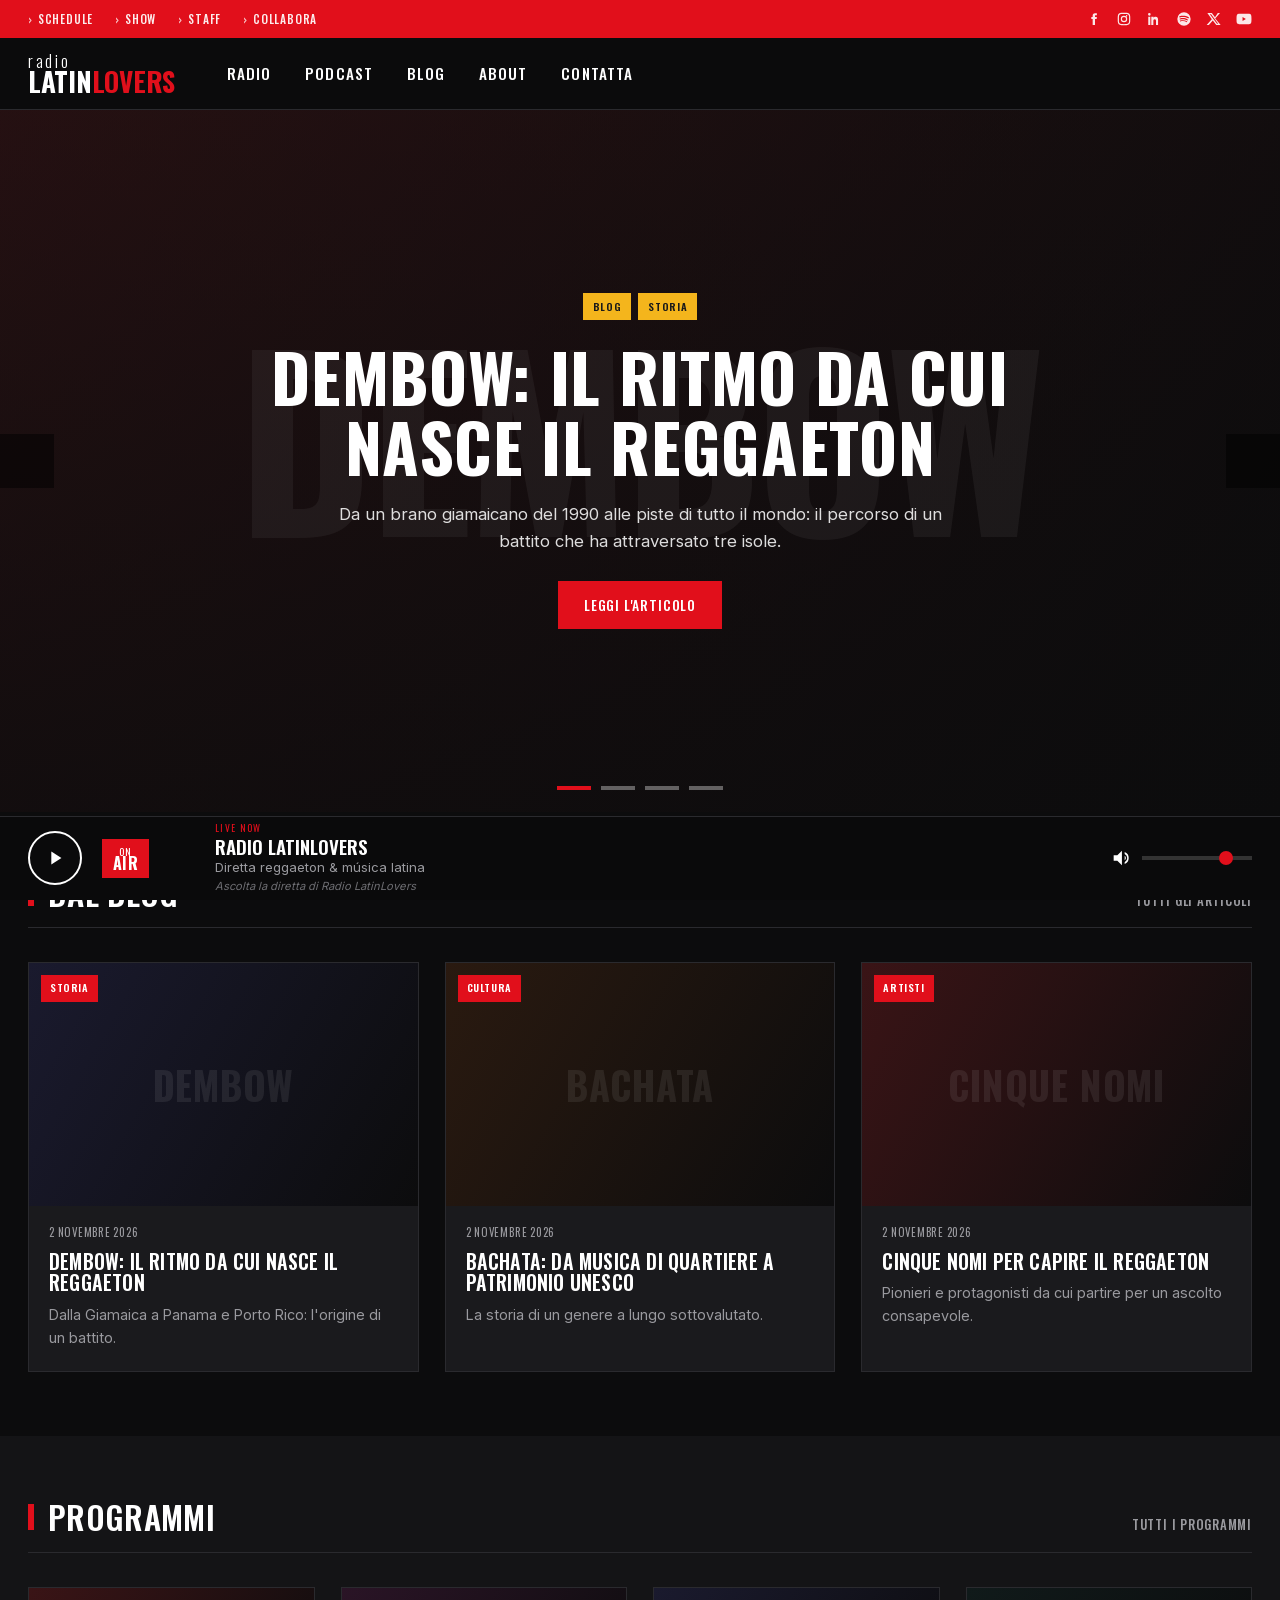
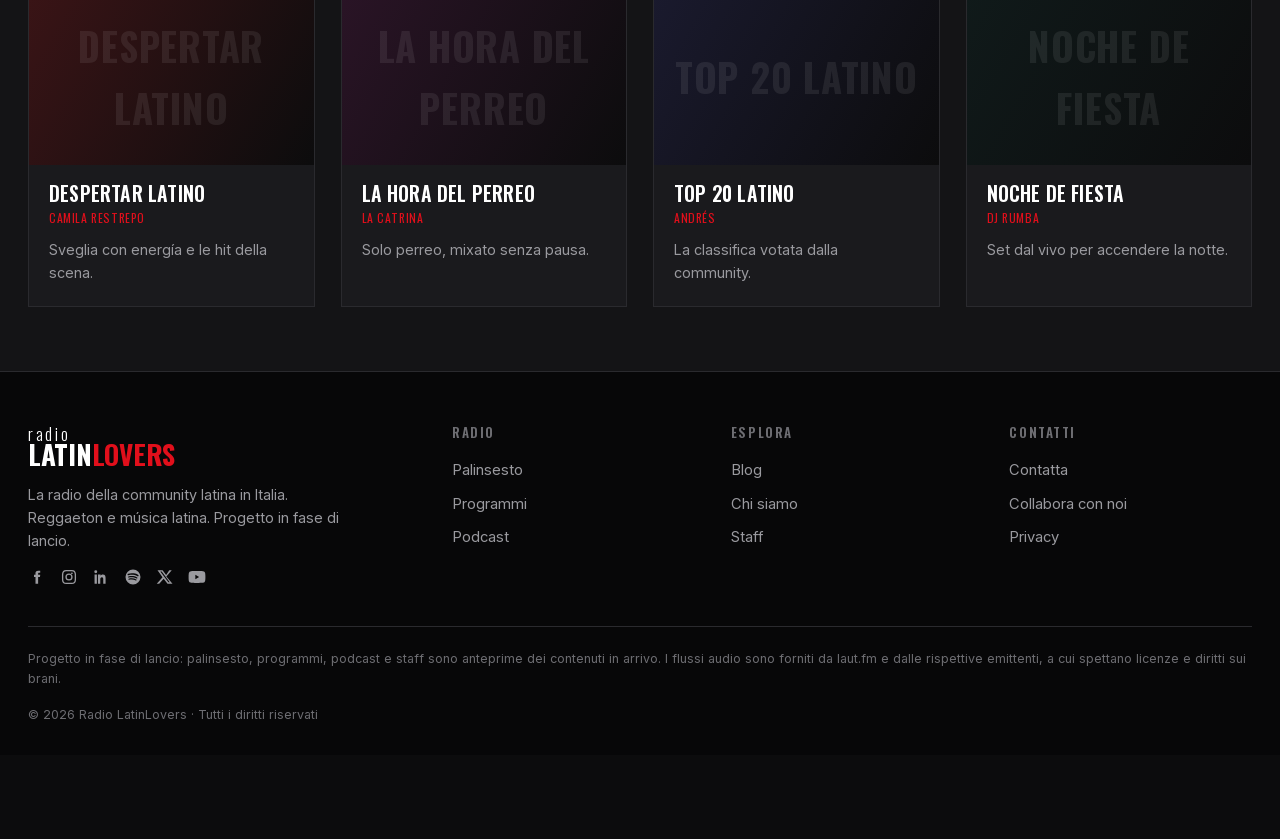
<file: index.html>
<!DOCTYPE html>
<html lang="it">
<head>
  <meta charset="UTF-8" />
  <meta name="viewport" content="width=device-width, initial-scale=1.0" />
  <title>Radio LatinLovers — La radio della community latina in Italia</title>
  <meta name="description" content="Radio LatinLovers: web radio dedicata al reggaeton e alla musica latina per la community latina in Italia. Progetto in fase di lancio." />
  <link rel="canonical" href="https://daniele0302.github.io/radio-latinlovers/" />
  <meta name="theme-color" content="#e10f1b" />
  <meta property="og:site_name" content="Radio LatinLovers" />
  <meta property="og:locale" content="it_IT" />
  <meta property="og:type" content="website" />
  <meta property="og:title" content="Radio LatinLovers — La radio della community latina in Italia" />
  <meta property="og:description" content="Radio LatinLovers: web radio dedicata al reggaeton e alla musica latina per la community latina in Italia. Progetto in fase di lancio." />
  <meta property="og:url" content="https://daniele0302.github.io/radio-latinlovers/" />
  <meta property="og:image" content="https://daniele0302.github.io/radio-latinlovers/assets/img/og-image.png" />
  <meta name="twitter:card" content="summary_large_image" />
  <link rel="icon" type="image/png" sizes="32x32" href="assets/img/favicon-32.png" />
  <link rel="apple-touch-icon" href="assets/img/apple-touch-icon.png" />
  <link rel="manifest" href="assets/manifest.webmanifest" />
  <link rel="preload" href="assets/fonts/oswald-latin.woff2" as="font" type="font/woff2" crossorigin />
  <link rel="preload" href="assets/fonts/inter-latin.woff2" as="font" type="font/woff2" crossorigin />
  <link rel="stylesheet" href="assets/fonts.css" />
  <link rel="stylesheet" href="assets/styles.css" />
</head>
<body data-page="home">

  <!-- ===================== HERO SLIDER ===================== -->
  <section class="hero">
    <div class="hero-track">
      <div class="hero-slide active" style="--s1:#3a1416;--s2:#0c0c0d">
        <div class="bg"></div>
        <div class="watermark">DEMBOW</div>
        <div class="hero-content">
          <div class="hero-tags"><span>Blog</span><span>Storia</span></div>
          <h1>Dembow: il ritmo da cui nasce il reggaeton</h1>
          <p>Da un brano giamaicano del 1990 alle piste di tutto il mondo: il percorso di un battito che ha attraversato tre isole.</p>
          <a href="dembow-origini-reggaeton.html" class="btn btn-red">Leggi l'articolo</a>
        </div>
      </div>

      <div class="hero-slide" style="--s1:#1a1a2e;--s2:#0c0c0d">
        <div class="bg"></div>
        <div class="watermark">RITMO</div>
        <div class="hero-content">
          <div class="hero-tags"><span>Programmi</span><span>Live</span></div>
          <h1>La Hora del Perreo, tutti i giorni</h1>
          <p>Il programma più caliente del palinsesto: solo i beat del momento, mixati senza pausa. Scopri quando va in onda e chi lo conduce.</p>
          <a href="palinsesto.html" class="btn btn-red">Vai al palinsesto</a>
        </div>
      </div>

      <div class="hero-slide" style="--s1:#2a1a10;--s2:#0c0c0d">
        <div class="bg"></div>
        <div class="watermark">LATINO</div>
        <div class="hero-content">
          <div class="hero-tags"><span>Classifica</span><span>Community</span></div>
          <h1>Top 20 Latino, votata da voi</h1>
          <p>Ogni settimana la classifica delle hit più suonate, decisa dalla community sui social. La tua canzone può arrivare in cima.</p>
          <a href="programmi.html" class="btn btn-red">Scopri i programmi</a>
        </div>
      </div>

      <div class="hero-slide" style="--s1:#101a1a;--s2:#0c0c0d">
        <div class="bg"></div>
        <div class="watermark">FIESTA</div>
        <div class="hero-content">
          <div class="hero-tags"><span>Collabora</span><span>Cerchiamo partner</span></div>
          <h1>Costruiamo insieme la radio latina d'Italia</h1>
          <p>Cerchiamo speaker, DJ, locali e partner che vivono la musica latina ogni giorno. Se hai un'idea, parliamone.</p>
          <a href="contatta.html#collabora" class="btn btn-red">Collabora con noi</a>
        </div>
      </div>
    </div>

    <button class="hero-arrow prev" aria-label="Precedente"></button>
    <button class="hero-arrow next" aria-label="Successivo"></button>
    <div class="hero-dots"></div>
  </section>

  <!-- ===================== DAL BLOG ===================== -->
  <section class="section">
    <div class="container">
      <div class="section-head">
        <h2>Dal blog</h2>
        <a href="blog.html" class="more">Tutti gli articoli</a>
      </div>
      <div class="grid grid-3">
        <a class="card" href="dembow-origini-reggaeton.html">
          <div class="card-cover" style="--c1:#1a1a2e;--c2:#0c0c0d"><span class="cat">Storia</span><span class="wm">Dembow</span></div>
          <div class="card-body"><div class="meta">2 novembre 2026</div><h3>Dembow: il ritmo da cui nasce il reggaeton</h3><p>Dalla Giamaica a Panama e Porto Rico: l'origine di un battito.</p></div>
        </a>
        <a class="card" href="bachata-patrimonio-unesco.html">
          <div class="card-cover" style="--c1:#2a1a10;--c2:#0c0c0d"><span class="cat">Cultura</span><span class="wm">Bachata</span></div>
          <div class="card-body"><div class="meta">2 novembre 2026</div><h3>Bachata: da musica di quartiere a patrimonio UNESCO</h3><p>La storia di un genere a lungo sottovalutato.</p></div>
        </a>
        <a class="card" href="cinque-nomi-per-capire-il-reggaeton.html">
          <div class="card-cover" style="--c1:#3a1416;--c2:#0c0c0d"><span class="cat">Artisti</span><span class="wm">Cinque nomi</span></div>
          <div class="card-body"><div class="meta">2 novembre 2026</div><h3>Cinque nomi per capire il reggaeton</h3><p>Pionieri e protagonisti da cui partire per un ascolto consapevole.</p></div>
        </a>
      </div>
    </div>
  </section>

  <!-- ===================== PROGRAMMI ===================== -->
  <section class="section alt">
    <div class="container">
      <div class="section-head">
        <h2>Programmi</h2>
        <a href="programmi.html" class="more">Tutti i programmi</a>
      </div>
      <div class="grid grid-4">
        <a class="card show-card" href="programmi.html">
          <div class="card-cover" style="--c1:#3a1416;--c2:#0c0c0d"><span class="wm">Despertar Latino</span></div>
          <div class="card-body"><h3>Despertar Latino</h3><div class="show-host">Camila Restrepo</div><p>Sveglia con energía e le hit della scena.</p></div>
        </a>
        <a class="card show-card" href="programmi.html">
          <div class="card-cover" style="--c1:#2a1426;--c2:#0c0c0d"><span class="wm">La Hora del Perreo</span></div>
          <div class="card-body"><h3>La Hora del Perreo</h3><div class="show-host">La Catrina</div><p>Solo perreo, mixato senza pausa.</p></div>
        </a>
        <a class="card show-card" href="programmi.html">
          <div class="card-cover" style="--c1:#1a1a2e;--c2:#0c0c0d"><span class="wm">Top 20 Latino</span></div>
          <div class="card-body"><h3>Top 20 Latino</h3><div class="show-host">Andrés</div><p>La classifica votata dalla community.</p></div>
        </a>
        <a class="card show-card" href="programmi.html">
          <div class="card-cover" style="--c1:#101a1a;--c2:#0c0c0d"><span class="wm">Noche de Fiesta</span></div>
          <div class="card-body"><h3>Noche de Fiesta</h3><div class="show-host">DJ Rumba</div><p>Set dal vivo per accendere la notte.</p></div>
        </a>
      </div>
    </div>
  </section>

  <script src="assets/config.js"></script>
  <script src="assets/app.js"></script>
</body>
</html>
</file>
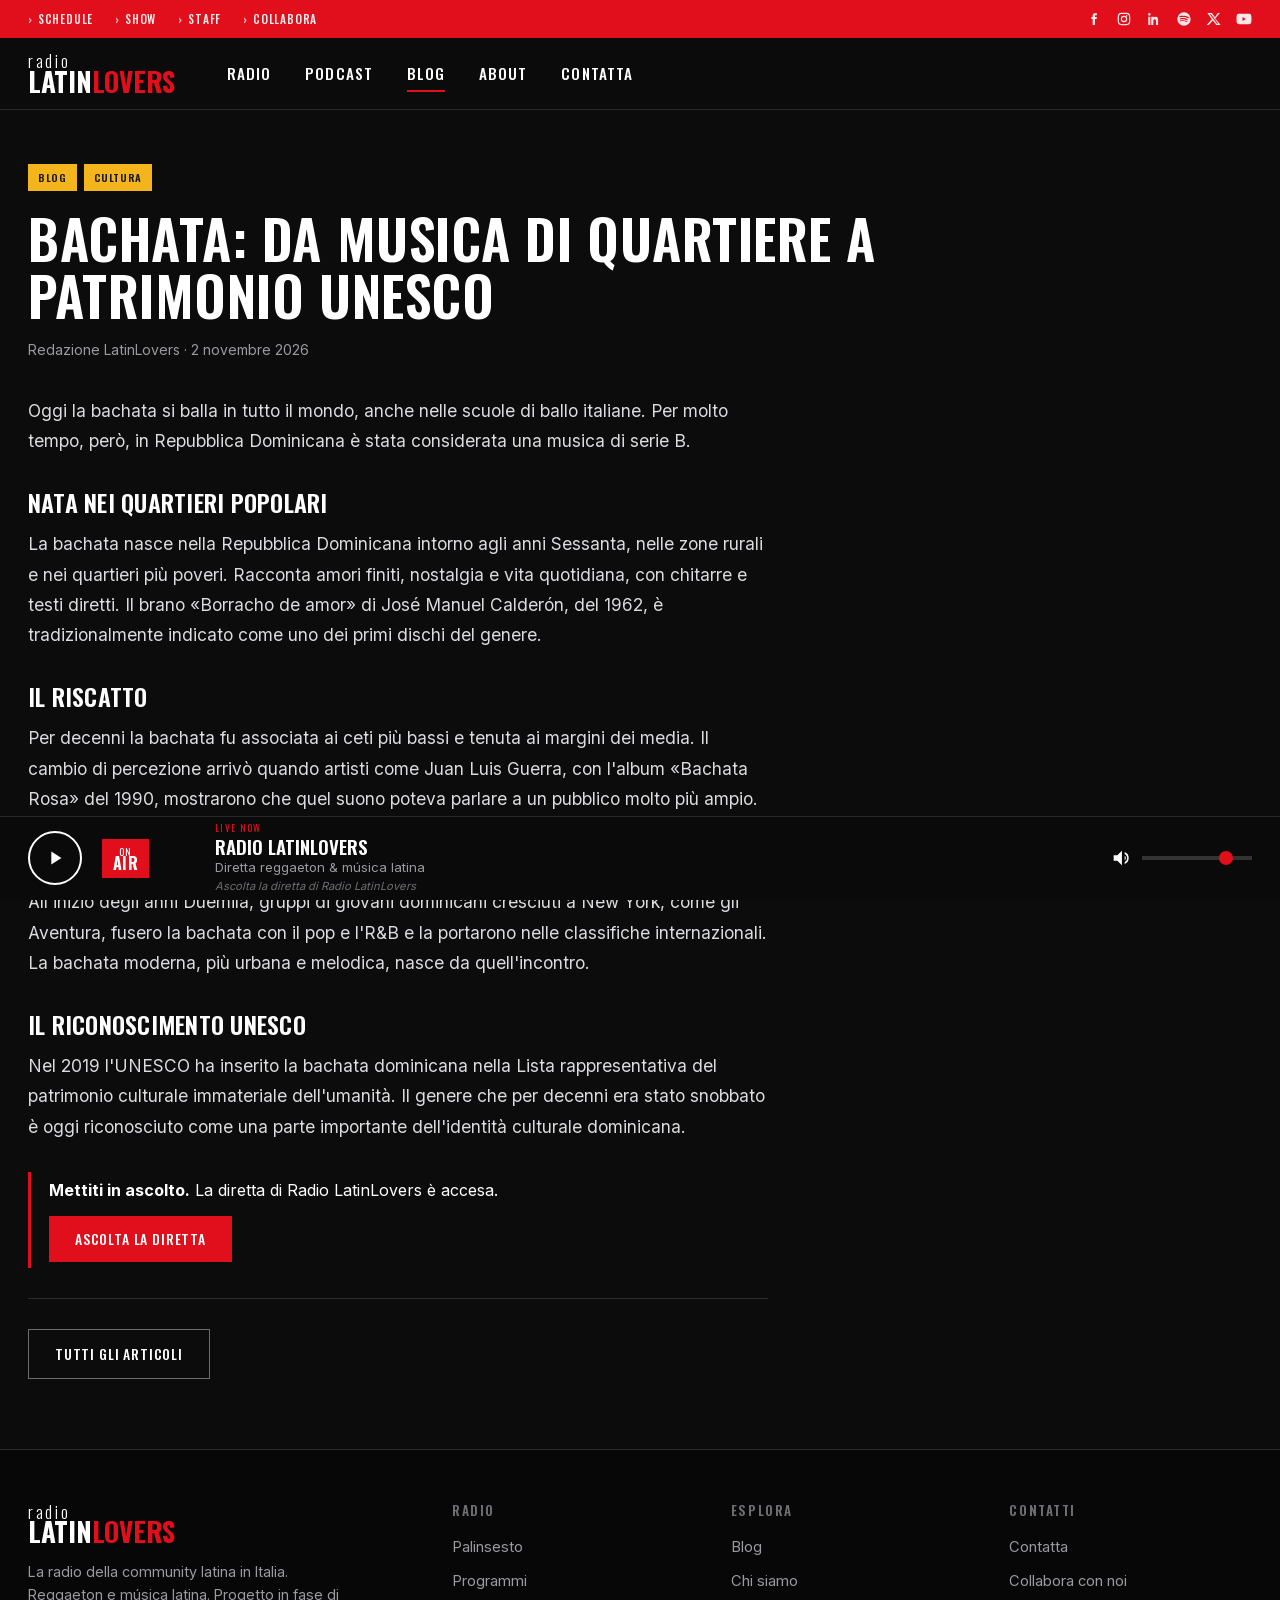
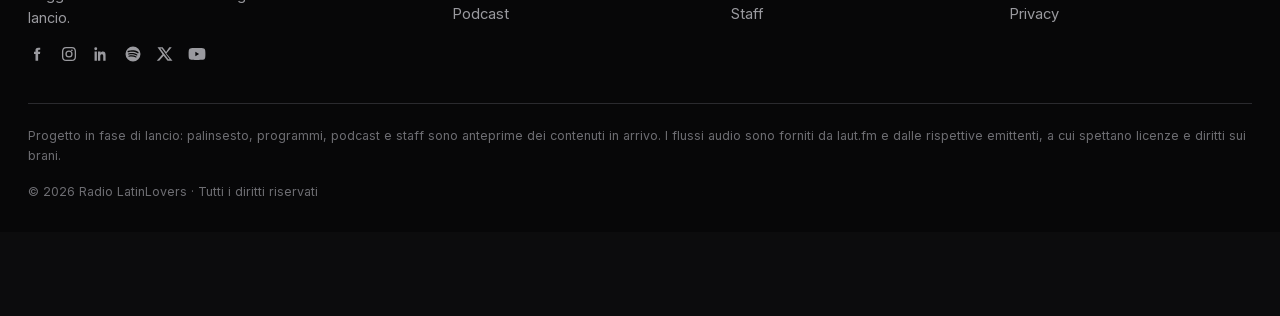
<file: bachata-patrimonio-unesco.html>
<!DOCTYPE html>
<html lang="it">
<head>
  <meta charset="UTF-8" />
  <meta name="viewport" content="width=device-width, initial-scale=1.0" />
  <title>Bachata: da musica di quartiere a patrimonio UNESCO — Radio LatinLovers</title>
  <meta name="description" content="La storia della bachata dominicana, da genere snobbato a patrimonio culturale immateriale dell'umanità." />
  <link rel="canonical" href="https://daniele0302.github.io/radio-latinlovers/bachata-patrimonio-unesco.html" />
  <meta name="theme-color" content="#e10f1b" />
  <meta property="og:site_name" content="Radio LatinLovers" />
  <meta property="og:locale" content="it_IT" />
  <meta property="og:type" content="article" />
  <meta property="og:title" content="Bachata: da musica di quartiere a patrimonio UNESCO — Radio LatinLovers" />
  <meta property="og:description" content="La storia della bachata dominicana, da genere snobbato a patrimonio culturale immateriale dell'umanità." />
  <meta property="og:url" content="https://daniele0302.github.io/radio-latinlovers/bachata-patrimonio-unesco.html" />
  <meta property="og:image" content="https://daniele0302.github.io/radio-latinlovers/assets/img/og-image.png" />
  <meta name="twitter:card" content="summary_large_image" />
  <link rel="icon" type="image/png" sizes="32x32" href="assets/img/favicon-32.png" />
  <link rel="apple-touch-icon" href="assets/img/apple-touch-icon.png" />
  <link rel="manifest" href="assets/manifest.webmanifest" />
  <link rel="preload" href="assets/fonts/oswald-latin.woff2" as="font" type="font/woff2" crossorigin />
  <link rel="preload" href="assets/fonts/inter-latin.woff2" as="font" type="font/woff2" crossorigin />
  <link rel="stylesheet" href="assets/fonts.css" />
  <link rel="stylesheet" href="assets/styles.css" />
</head>
<body data-page="blog">

  <section class="article-head">
    <div class="container">
      <div class="tags"><span>Blog</span><span>Cultura</span></div>
      <h1>Bachata: da musica di quartiere a patrimonio UNESCO</h1>
      <div class="byline">Redazione LatinLovers · 2 novembre 2026</div>
    </div>
  </section>

  <article class="container article-body">
    <p>Oggi la bachata si balla in tutto il mondo, anche nelle scuole di ballo italiane. Per molto tempo, però, in Repubblica Dominicana è stata considerata una musica di serie B.</p>

    <h2>Nata nei quartieri popolari</h2>
    <p>La bachata nasce nella Repubblica Dominicana intorno agli anni Sessanta, nelle zone rurali e nei quartieri più poveri. Racconta amori finiti, nostalgia e vita quotidiana, con chitarre e testi diretti. Il brano «Borracho de amor» di José Manuel Calderón, del 1962, è tradizionalmente indicato come uno dei primi dischi del genere.</p>

    <h2>Il riscatto</h2>
    <p>Per decenni la bachata fu associata ai ceti più bassi e tenuta ai margini dei media. Il cambio di percezione arrivò quando artisti come Juan Luis Guerra, con l'album «Bachata Rosa» del 1990, mostrarono che quel suono poteva parlare a un pubblico molto più ampio.</p>

    <h2>Dal Bronx al mondo</h2>
    <p>All'inizio degli anni Duemila, gruppi di giovani dominicani cresciuti a New York, come gli Aventura, fusero la bachata con il pop e l'R&amp;B e la portarono nelle classifiche internazionali. La bachata moderna, più urbana e melodica, nasce da quell'incontro.</p>

    <h2>Il riconoscimento UNESCO</h2>
    <p>Nel 2019 l'UNESCO ha inserito la bachata dominicana nella Lista rappresentativa del patrimonio culturale immateriale dell'umanità. Il genere che per decenni era stato snobbato è oggi riconosciuto come una parte importante dell'identità culturale dominicana.</p>

    <div class="listen">
      <strong>Mettiti in ascolto.</strong> La diretta di Radio LatinLovers è accesa.
      <br><button class="btn btn-red" data-play type="button">Ascolta la diretta</button>
    </div>

    <div class="article-more"><a href="blog.html" class="btn btn-outline">Tutti gli articoli</a></div>
  </article>

  <script src="assets/config.js"></script>
  <script src="assets/app.js"></script>
</body>
</html>
</file>
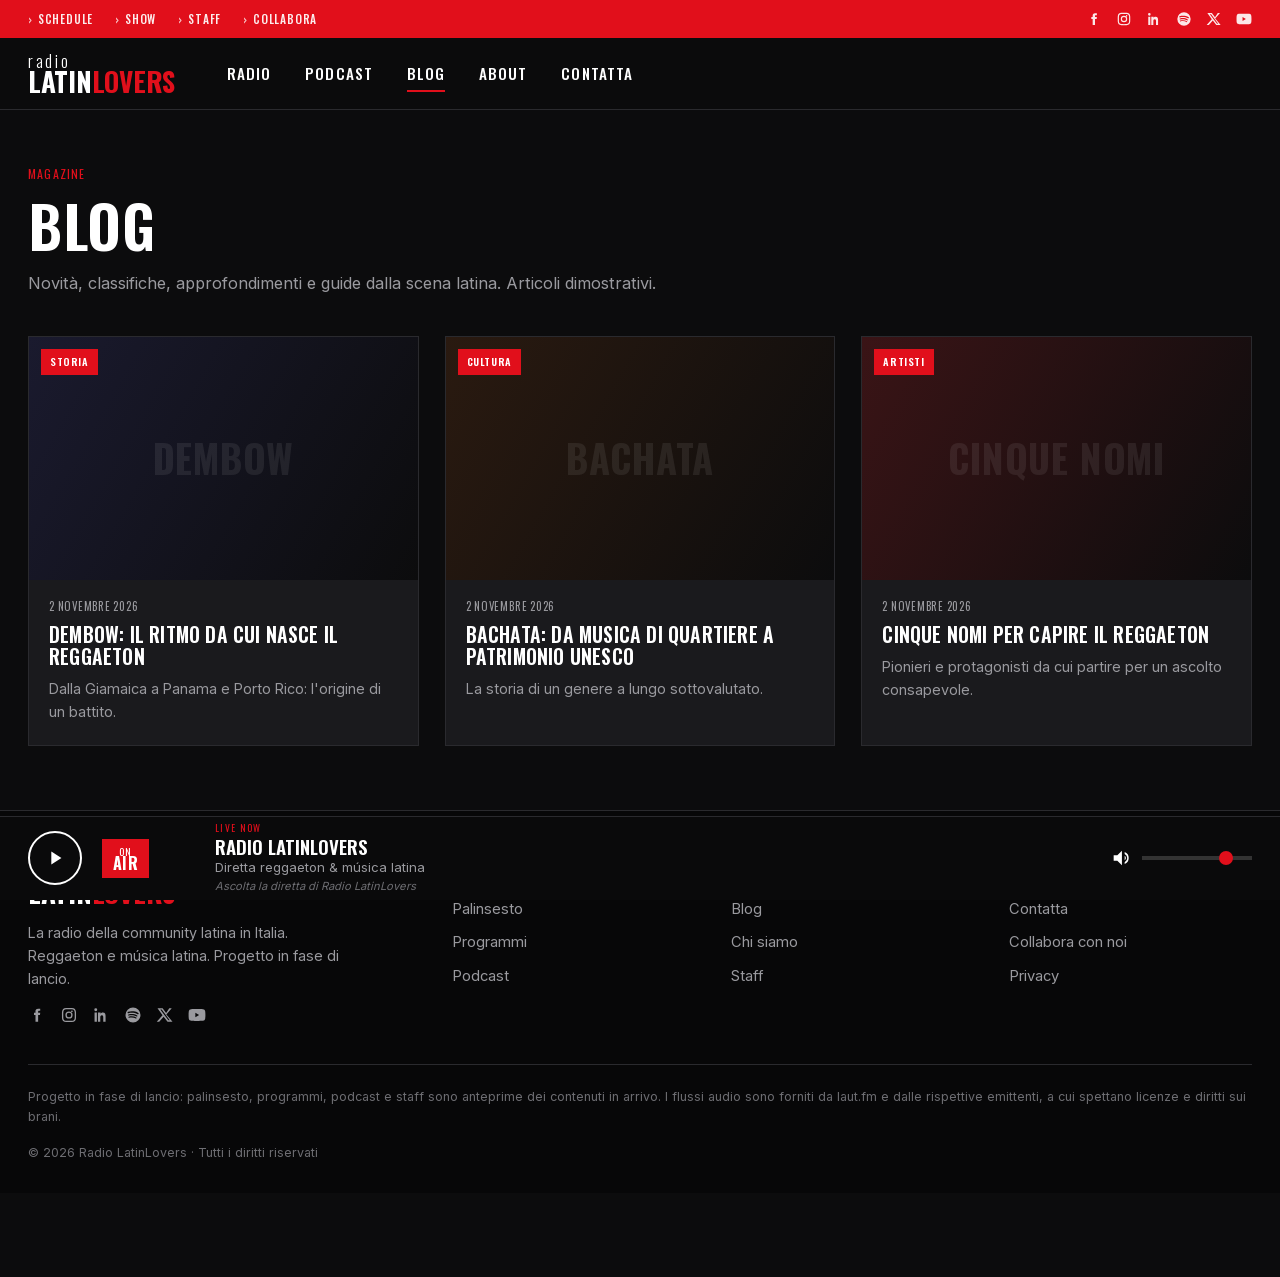
<file: blog.html>
<!DOCTYPE html>
<html lang="it">
<head>
  <meta charset="UTF-8" />
  <meta name="viewport" content="width=device-width, initial-scale=1.0" />
  <title>Blog — Radio LatinLovers</title>
  <meta name="description" content="Blog di Radio LatinLovers: novità, classifiche, interviste e guide dalla scena reggaeton e latina." />
  <link rel="canonical" href="https://daniele0302.github.io/radio-latinlovers/blog.html" />
  <meta name="theme-color" content="#e10f1b" />
  <meta property="og:site_name" content="Radio LatinLovers" />
  <meta property="og:locale" content="it_IT" />
  <meta property="og:type" content="website" />
  <meta property="og:title" content="Blog — Radio LatinLovers" />
  <meta property="og:description" content="Blog di Radio LatinLovers: novità, classifiche, interviste e guide dalla scena reggaeton e latina." />
  <meta property="og:url" content="https://daniele0302.github.io/radio-latinlovers/blog.html" />
  <meta property="og:image" content="https://daniele0302.github.io/radio-latinlovers/assets/img/og-image.png" />
  <meta name="twitter:card" content="summary_large_image" />
  <link rel="icon" type="image/png" sizes="32x32" href="assets/img/favicon-32.png" />
  <link rel="apple-touch-icon" href="assets/img/apple-touch-icon.png" />
  <link rel="manifest" href="assets/manifest.webmanifest" />
  <link rel="preload" href="assets/fonts/oswald-latin.woff2" as="font" type="font/woff2" crossorigin />
  <link rel="preload" href="assets/fonts/inter-latin.woff2" as="font" type="font/woff2" crossorigin />
  <link rel="stylesheet" href="assets/fonts.css" />
  <link rel="stylesheet" href="assets/styles.css" />
</head>
<body data-page="blog">

  <section class="page-head">
    <div class="container">
      <div class="crumb">Magazine</div>
      <h1>Blog</h1>
      <p>Novità, classifiche, approfondimenti e guide dalla scena latina. Articoli dimostrativi.</p>
    </div>
  </section>

  <section class="section" style="padding-top:30px">
    <div class="container">
      <div class="grid grid-3">
        <a class="card" href="dembow-origini-reggaeton.html">
          <div class="card-cover" style="--c1:#1a1a2e;--c2:#0c0c0d"><span class="cat">Storia</span><span class="wm">Dembow</span></div>
          <div class="card-body"><div class="meta">2 novembre 2026</div><h3>Dembow: il ritmo da cui nasce il reggaeton</h3><p>Dalla Giamaica a Panama e Porto Rico: l'origine di un battito.</p></div>
        </a>
        <a class="card" href="bachata-patrimonio-unesco.html">
          <div class="card-cover" style="--c1:#2a1a10;--c2:#0c0c0d"><span class="cat">Cultura</span><span class="wm">Bachata</span></div>
          <div class="card-body"><div class="meta">2 novembre 2026</div><h3>Bachata: da musica di quartiere a patrimonio UNESCO</h3><p>La storia di un genere a lungo sottovalutato.</p></div>
        </a>
        <a class="card" href="cinque-nomi-per-capire-il-reggaeton.html">
          <div class="card-cover" style="--c1:#3a1416;--c2:#0c0c0d"><span class="cat">Artisti</span><span class="wm">Cinque nomi</span></div>
          <div class="card-body"><div class="meta">2 novembre 2026</div><h3>Cinque nomi per capire il reggaeton</h3><p>Pionieri e protagonisti da cui partire per un ascolto consapevole.</p></div>
        </a>
      </div>
    </div>
  </section>

  <script src="assets/config.js"></script>
  <script src="assets/app.js"></script>
</body>
</html>
</file>
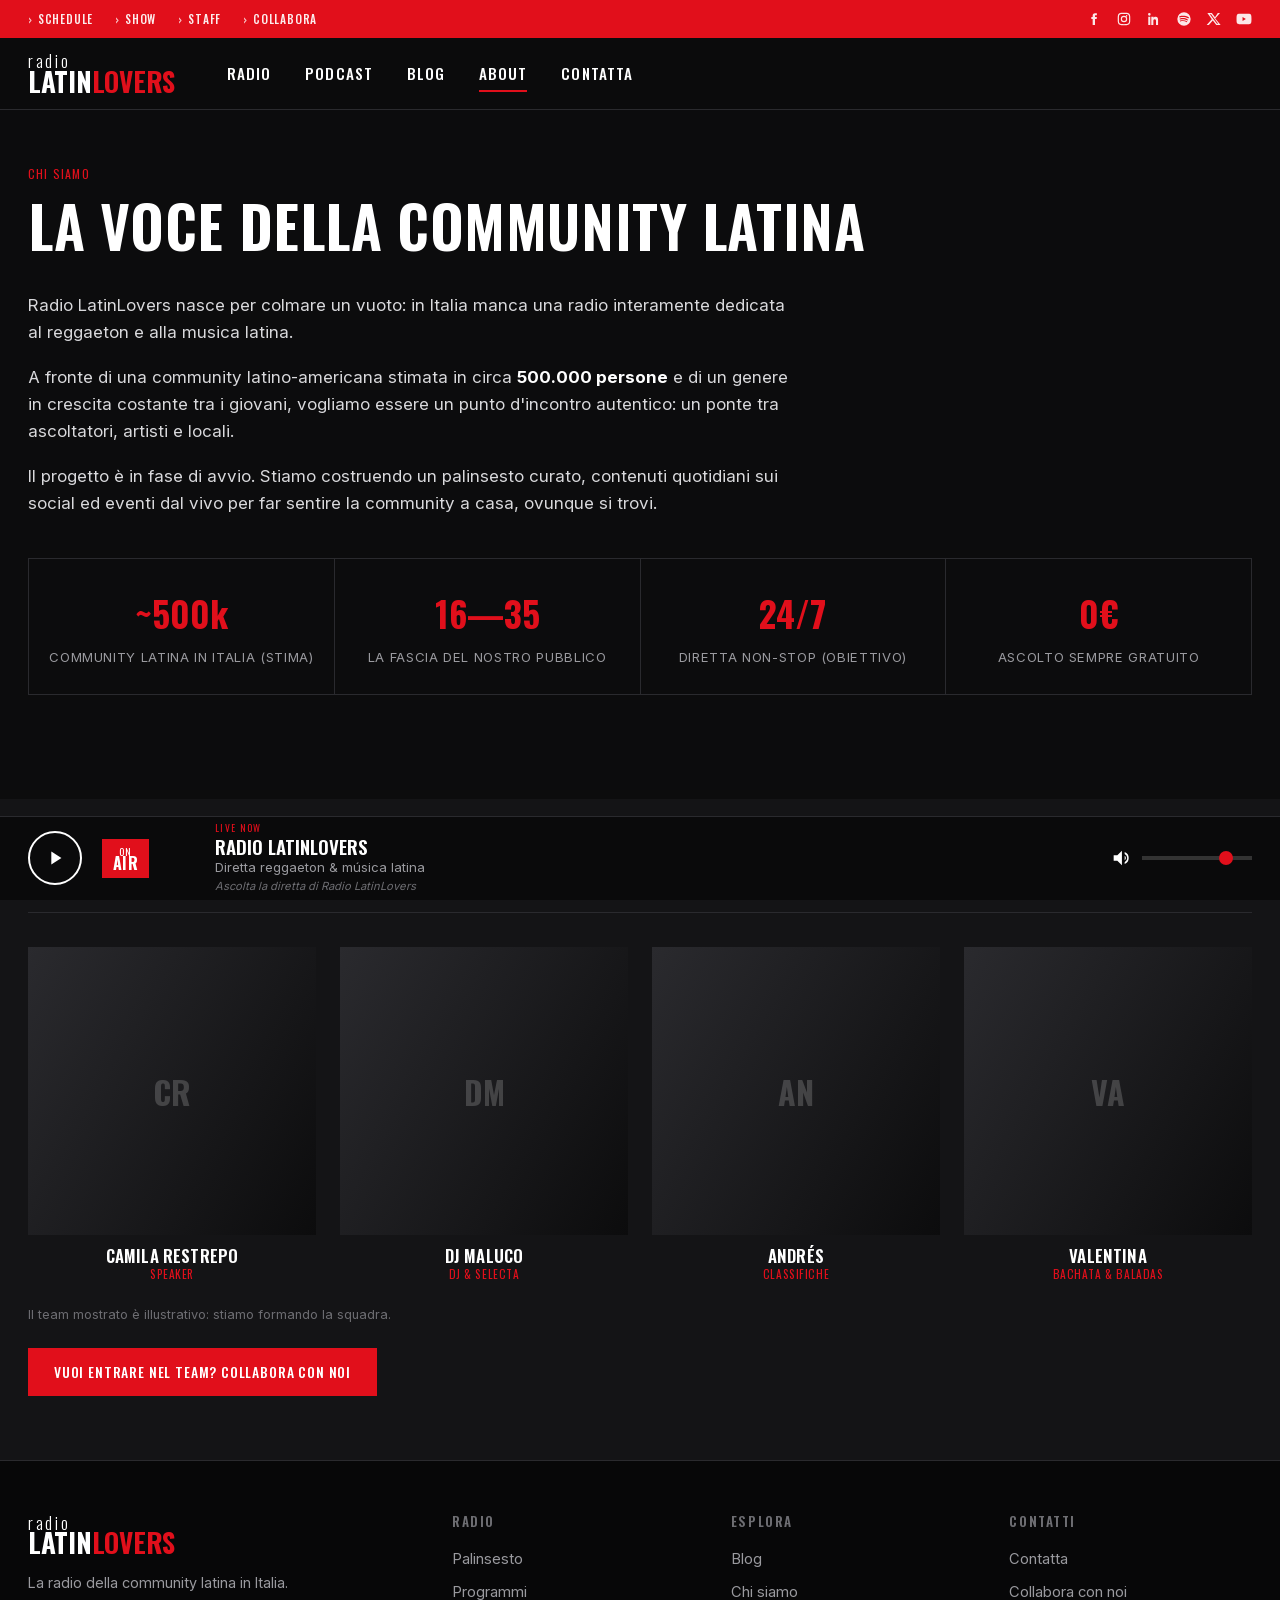
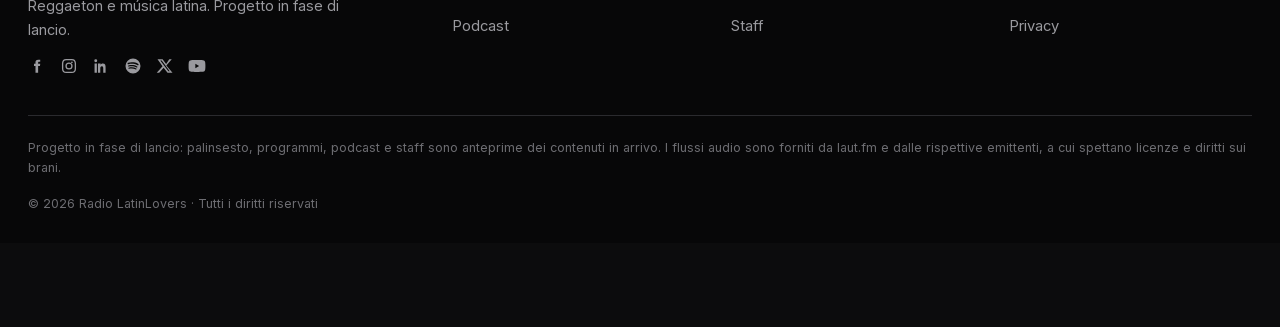
<file: chi-siamo.html>
<!DOCTYPE html>
<html lang="it">
<head>
  <meta charset="UTF-8" />
  <meta name="viewport" content="width=device-width, initial-scale=1.0" />
  <title>Chi siamo — Radio LatinLovers</title>
  <meta name="description" content="Radio LatinLovers: la radio della community latina in Italia. La nostra missione e il team. Progetto in fase di lancio." />
  <link rel="canonical" href="https://daniele0302.github.io/radio-latinlovers/chi-siamo.html" />
  <meta name="theme-color" content="#e10f1b" />
  <meta property="og:site_name" content="Radio LatinLovers" />
  <meta property="og:locale" content="it_IT" />
  <meta property="og:type" content="website" />
  <meta property="og:title" content="Chi siamo — Radio LatinLovers" />
  <meta property="og:description" content="Radio LatinLovers: la radio della community latina in Italia. La nostra missione e il team. Progetto in fase di lancio." />
  <meta property="og:url" content="https://daniele0302.github.io/radio-latinlovers/chi-siamo.html" />
  <meta property="og:image" content="https://daniele0302.github.io/radio-latinlovers/assets/img/og-image.png" />
  <meta name="twitter:card" content="summary_large_image" />
  <link rel="icon" type="image/png" sizes="32x32" href="assets/img/favicon-32.png" />
  <link rel="apple-touch-icon" href="assets/img/apple-touch-icon.png" />
  <link rel="manifest" href="assets/manifest.webmanifest" />
  <link rel="preload" href="assets/fonts/oswald-latin.woff2" as="font" type="font/woff2" crossorigin />
  <link rel="preload" href="assets/fonts/inter-latin.woff2" as="font" type="font/woff2" crossorigin />
  <link rel="stylesheet" href="assets/fonts.css" />
  <link rel="stylesheet" href="assets/styles.css" />
</head>
<body data-page="about">

  <section class="page-head">
    <div class="container">
      <div class="crumb">Chi siamo</div>
      <h1>La voce della community latina</h1>
    </div>
  </section>

  <section class="section" style="padding-top:26px">
    <div class="container">
      <div class="prose">
        <p class="lead">Radio LatinLovers nasce per colmare un vuoto: in Italia manca una radio interamente dedicata al reggaeton e alla musica latina.</p>
        <p>A fronte di una community latino-americana stimata in circa <strong>500.000 persone</strong> e di un genere in crescita costante tra i giovani, vogliamo essere un punto d'incontro autentico: un ponte tra ascoltatori, artisti e locali.</p>
        <p>Il progetto è in fase di avvio. Stiamo costruendo un palinsesto curato, contenuti quotidiani sui social ed eventi dal vivo per far sentire la community a casa, ovunque si trovi.</p>
      </div>

      <div class="facts">
        <div class="fact"><strong>~500k</strong><span>community latina in Italia (stima)</span></div>
        <div class="fact"><strong>16—35</strong><span>la fascia del nostro pubblico</span></div>
        <div class="fact"><strong>24/7</strong><span>diretta non-stop (obiettivo)</span></div>
        <div class="fact"><strong>0€</strong><span>ascolto sempre gratuito</span></div>
      </div>
    </div>
  </section>

  <section class="section alt" id="staff">
    <div class="container">
      <div class="section-head"><h2>Staff</h2></div>
      <div class="staff-grid">
        <div class="staff"><div class="ph"><span>CR</span></div><h4>Camila Restrepo</h4><p>Speaker</p></div>
        <div class="staff"><div class="ph"><span>DM</span></div><h4>DJ Maluco</h4><p>DJ &amp; selecta</p></div>
        <div class="staff"><div class="ph"><span>AN</span></div><h4>Andrés</h4><p>Classifiche</p></div>
        <div class="staff"><div class="ph"><span>VA</span></div><h4>Valentina</h4><p>Bachata &amp; baladas</p></div>
      </div>
      <p style="color:var(--grey-2);font-size:.8rem;margin-top:22px">Il team mostrato è illustrativo: stiamo formando la squadra.</p>
      <p style="margin-top:22px"><a href="contatta.html#collabora" class="btn btn-red">Vuoi entrare nel team? Collabora con noi</a></p>
    </div>
  </section>

  <script src="assets/config.js"></script>
  <script src="assets/app.js"></script>
</body>
</html>
</file>
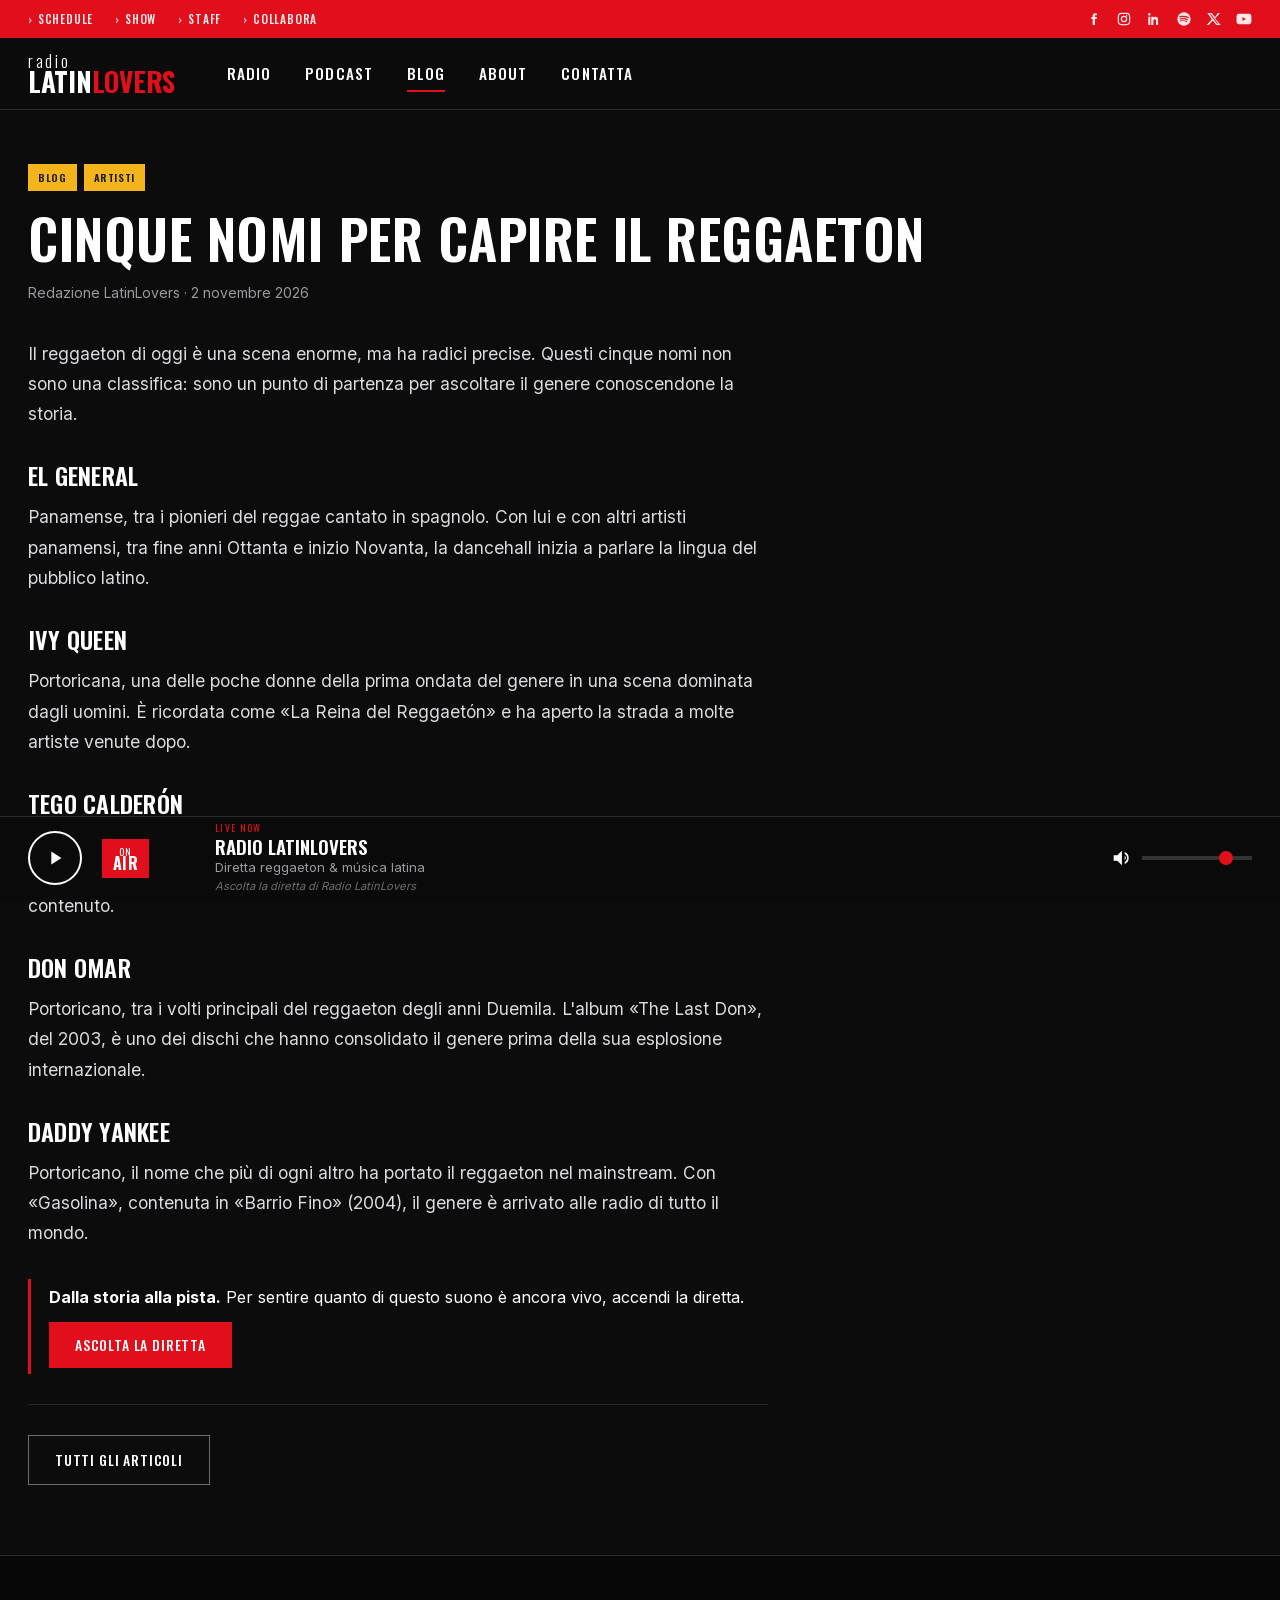
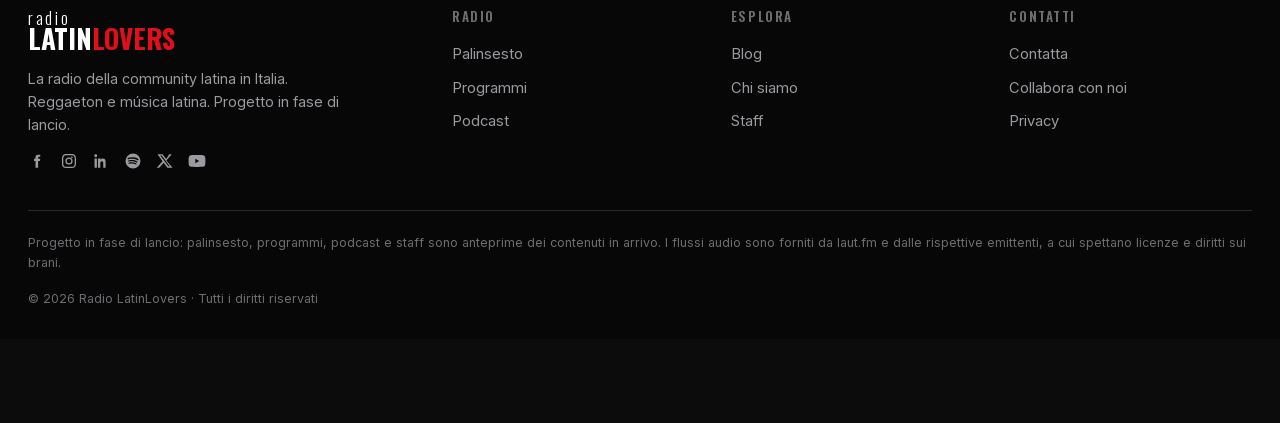
<file: cinque-nomi-per-capire-il-reggaeton.html>
<!DOCTYPE html>
<html lang="it">
<head>
  <meta charset="UTF-8" />
  <meta name="viewport" content="width=device-width, initial-scale=1.0" />
  <title>Cinque nomi per capire il reggaeton — Radio LatinLovers</title>
  <meta name="description" content="Cinque artisti, dai pionieri di Panama alle star di Porto Rico, per capire come è nato il reggaeton." />
  <link rel="canonical" href="https://daniele0302.github.io/radio-latinlovers/cinque-nomi-per-capire-il-reggaeton.html" />
  <meta name="theme-color" content="#e10f1b" />
  <meta property="og:site_name" content="Radio LatinLovers" />
  <meta property="og:locale" content="it_IT" />
  <meta property="og:type" content="article" />
  <meta property="og:title" content="Cinque nomi per capire il reggaeton — Radio LatinLovers" />
  <meta property="og:description" content="Cinque artisti, dai pionieri di Panama alle star di Porto Rico, per capire come è nato il reggaeton." />
  <meta property="og:url" content="https://daniele0302.github.io/radio-latinlovers/cinque-nomi-per-capire-il-reggaeton.html" />
  <meta property="og:image" content="https://daniele0302.github.io/radio-latinlovers/assets/img/og-image.png" />
  <meta name="twitter:card" content="summary_large_image" />
  <link rel="icon" type="image/png" sizes="32x32" href="assets/img/favicon-32.png" />
  <link rel="apple-touch-icon" href="assets/img/apple-touch-icon.png" />
  <link rel="manifest" href="assets/manifest.webmanifest" />
  <link rel="preload" href="assets/fonts/oswald-latin.woff2" as="font" type="font/woff2" crossorigin />
  <link rel="preload" href="assets/fonts/inter-latin.woff2" as="font" type="font/woff2" crossorigin />
  <link rel="stylesheet" href="assets/fonts.css" />
  <link rel="stylesheet" href="assets/styles.css" />
</head>
<body data-page="blog">

  <section class="article-head">
    <div class="container">
      <div class="tags"><span>Blog</span><span>Artisti</span></div>
      <h1>Cinque nomi per capire il reggaeton</h1>
      <div class="byline">Redazione LatinLovers · 2 novembre 2026</div>
    </div>
  </section>

  <article class="container article-body">
    <p>Il reggaeton di oggi è una scena enorme, ma ha radici precise. Questi cinque nomi non sono una classifica: sono un punto di partenza per ascoltare il genere conoscendone la storia.</p>

    <h2>El General</h2>
    <p>Panamense, tra i pionieri del reggae cantato in spagnolo. Con lui e con altri artisti panamensi, tra fine anni Ottanta e inizio Novanta, la dancehall inizia a parlare la lingua del pubblico latino.</p>

    <h2>Ivy Queen</h2>
    <p>Portoricana, una delle poche donne della prima ondata del genere in una scena dominata dagli uomini. È ricordata come «La Reina del Reggaetón» e ha aperto la strada a molte artiste venute dopo.</p>

    <h2>Tego Calderón</h2>
    <p>Portoricano, noto per aver unito reggaeton, hip hop e suoni afro-caraibici, con testi che parlano di identità e questioni sociali. Un riferimento per chi cerca un reggaeton con più contenuto.</p>

    <h2>Don Omar</h2>
    <p>Portoricano, tra i volti principali del reggaeton degli anni Duemila. L'album «The Last Don», del 2003, è uno dei dischi che hanno consolidato il genere prima della sua esplosione internazionale.</p>

    <h2>Daddy Yankee</h2>
    <p>Portoricano, il nome che più di ogni altro ha portato il reggaeton nel mainstream. Con «Gasolina», contenuta in «Barrio Fino» (2004), il genere è arrivato alle radio di tutto il mondo.</p>

    <div class="listen">
      <strong>Dalla storia alla pista.</strong> Per sentire quanto di questo suono è ancora vivo, accendi la diretta.
      <br><button class="btn btn-red" data-play type="button">Ascolta la diretta</button>
    </div>

    <div class="article-more"><a href="blog.html" class="btn btn-outline">Tutti gli articoli</a></div>
  </article>

  <script src="assets/config.js"></script>
  <script src="assets/app.js"></script>
</body>
</html>
</file>
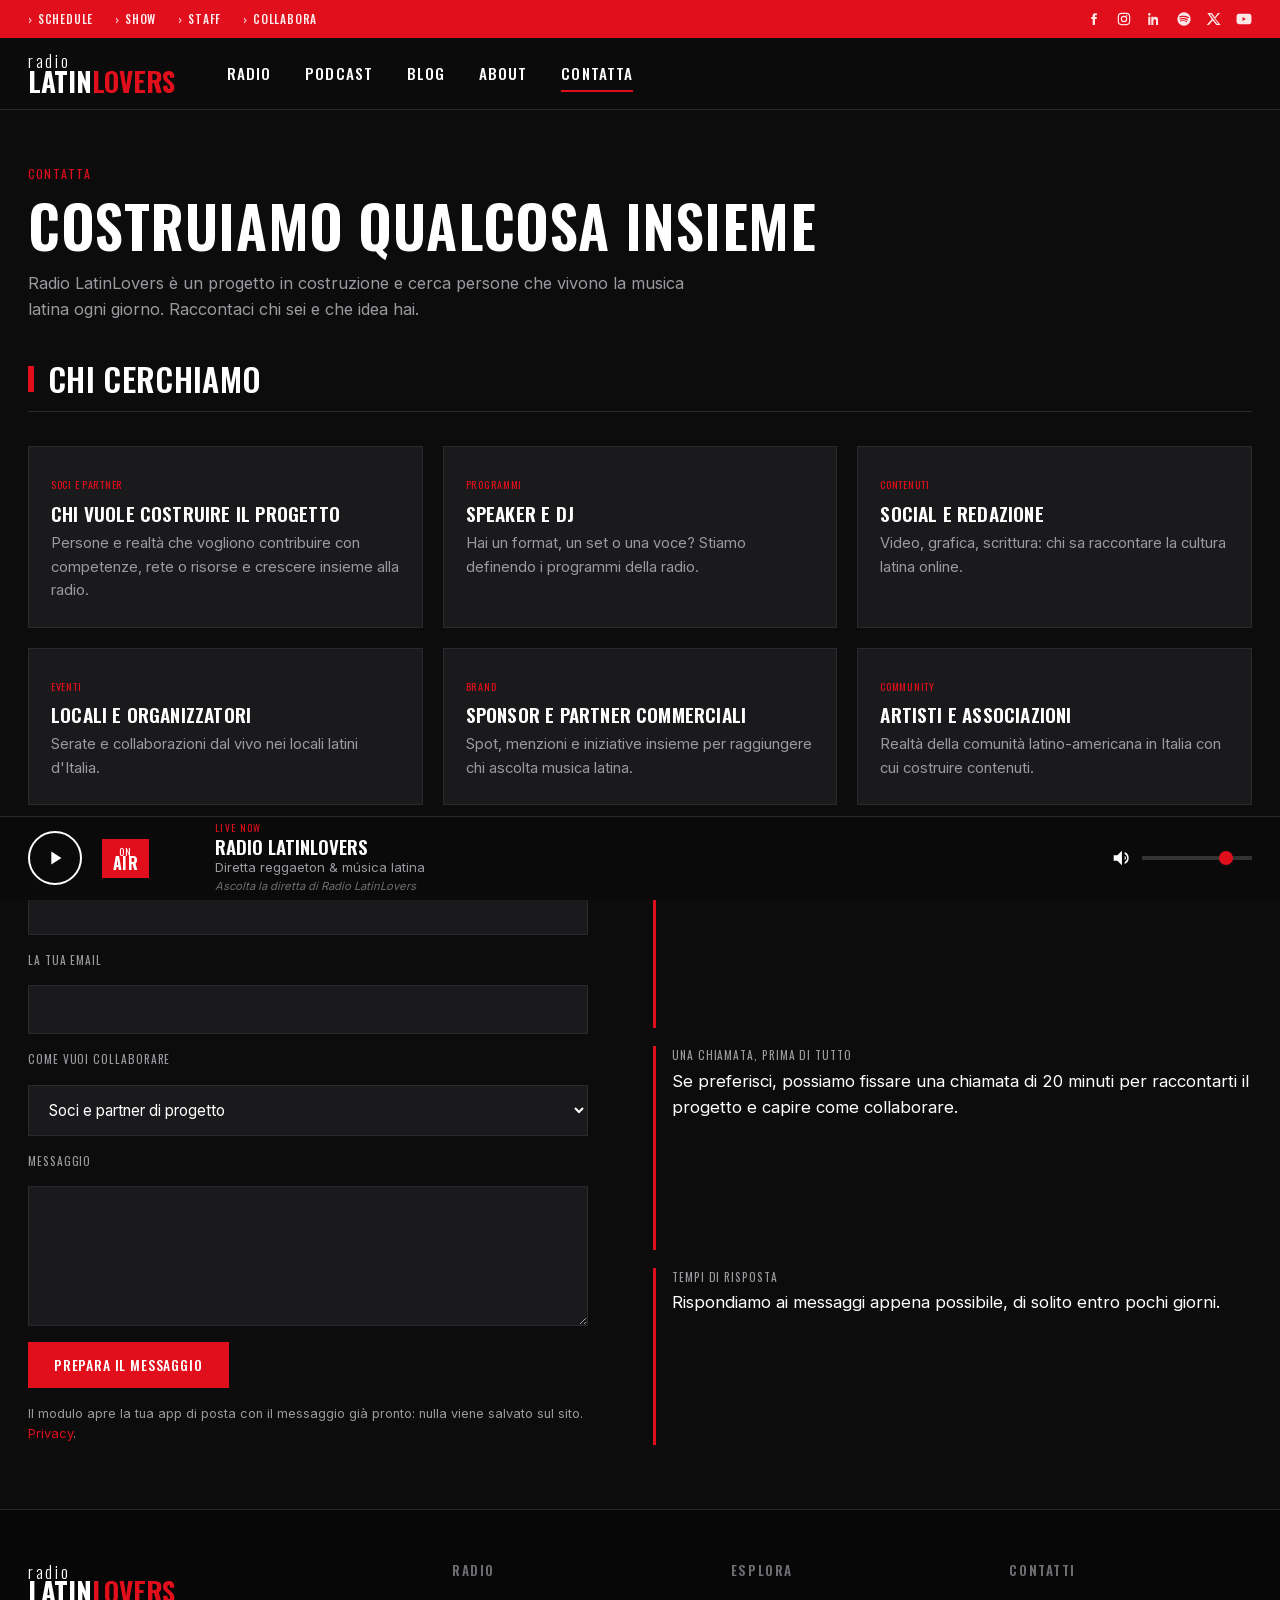
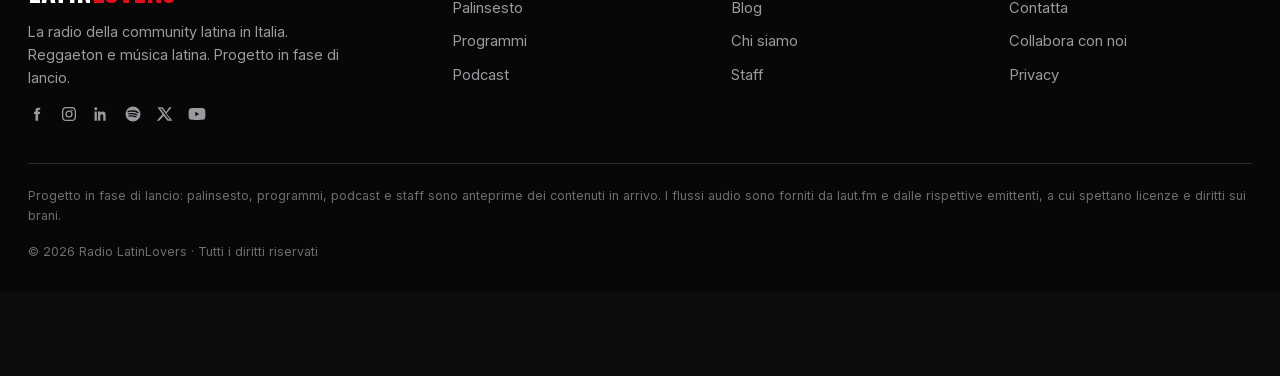
<file: contatta.html>
<!DOCTYPE html>
<html lang="it">
<head>
  <meta charset="UTF-8" />
  <meta name="viewport" content="width=device-width, initial-scale=1.0" />
  <title>Contatta e collabora — Radio LatinLovers</title>
  <meta name="description" content="Cerchiamo collaboratori e soci: speaker, DJ, locali, brand e partner di progetto. Scrivi a Radio LatinLovers." />
  <link rel="canonical" href="https://daniele0302.github.io/radio-latinlovers/contatta.html" />
  <meta name="theme-color" content="#e10f1b" />
  <meta property="og:site_name" content="Radio LatinLovers" />
  <meta property="og:locale" content="it_IT" />
  <meta property="og:type" content="website" />
  <meta property="og:title" content="Contatta e collabora — Radio LatinLovers" />
  <meta property="og:description" content="Cerchiamo collaboratori e soci: speaker, DJ, locali, brand e partner di progetto. Scrivi a Radio LatinLovers." />
  <meta property="og:url" content="https://daniele0302.github.io/radio-latinlovers/contatta.html" />
  <meta property="og:image" content="https://daniele0302.github.io/radio-latinlovers/assets/img/og-image.png" />
  <meta name="twitter:card" content="summary_large_image" />
  <link rel="icon" type="image/png" sizes="32x32" href="assets/img/favicon-32.png" />
  <link rel="apple-touch-icon" href="assets/img/apple-touch-icon.png" />
  <link rel="manifest" href="assets/manifest.webmanifest" />
  <link rel="preload" href="assets/fonts/oswald-latin.woff2" as="font" type="font/woff2" crossorigin />
  <link rel="preload" href="assets/fonts/inter-latin.woff2" as="font" type="font/woff2" crossorigin />
  <link rel="stylesheet" href="assets/fonts.css" />
  <link rel="stylesheet" href="assets/styles.css" />
</head>
<body data-page="contatta">

  <section class="page-head">
    <div class="container">
      <div class="crumb">Contatta</div>
      <h1>Costruiamo qualcosa insieme</h1>
      <p>Radio LatinLovers è un progetto in costruzione e cerca persone che vivono la musica latina ogni giorno. Raccontaci chi sei e che idea hai.</p>
    </div>
  </section>

  <section class="section" id="collabora" style="padding-top:30px">
    <div class="container">
      <div class="section-head"><h2>Chi cerchiamo</h2></div>
      <div class="roles">
        <div class="role"><span class="tag">Soci e partner</span><h3>Chi vuole costruire il progetto</h3><p>Persone e realtà che vogliono contribuire con competenze, rete o risorse e crescere insieme alla radio.</p></div>
        <div class="role"><span class="tag">Programmi</span><h3>Speaker e DJ</h3><p>Hai un format, un set o una voce? Stiamo definendo i programmi della radio.</p></div>
        <div class="role"><span class="tag">Contenuti</span><h3>Social e redazione</h3><p>Video, grafica, scrittura: chi sa raccontare la cultura latina online.</p></div>
        <div class="role"><span class="tag">Eventi</span><h3>Locali e organizzatori</h3><p>Serate e collaborazioni dal vivo nei locali latini d'Italia.</p></div>
        <div class="role"><span class="tag">Brand</span><h3>Sponsor e partner commerciali</h3><p>Spot, menzioni e iniziative insieme per raggiungere chi ascolta musica latina.</p></div>
        <div class="role"><span class="tag">Community</span><h3>Artisti e associazioni</h3><p>Realtà della comunità latino-americana in Italia con cui costruire contenuti.</p></div>
      </div>

      <div class="grid grid-2">
        <form class="form" data-mailto id="contact-form">
          <label for="f-nome">Nome</label>
          <input id="f-nome" name="nome" type="text" required autocomplete="name" />
          <label for="f-email">La tua email</label>
          <input id="f-email" name="email" type="email" required autocomplete="email" />
          <label for="f-ruolo">Come vuoi collaborare</label>
          <select id="f-ruolo" name="ruolo">
            <option>Soci e partner di progetto</option>
            <option>Speaker o DJ</option>
            <option>Social e contenuti</option>
            <option>Locale o organizzatore di eventi</option>
            <option>Brand o sponsor</option>
            <option>Altro</option>
          </select>
          <label for="f-msg">Messaggio</label>
          <textarea id="f-msg" name="messaggio" required></textarea>
          <button type="submit" class="btn btn-red" style="justify-self:start">Prepara il messaggio</button>
          <p class="form-msg" hidden aria-live="polite"></p>
          <p class="muted" style="font-size:.8rem">Il modulo apre la tua app di posta con il messaggio già pronto: nulla viene salvato sul sito. <a href="privacy.html" style="color:var(--red)">Privacy</a>.</p>
        </form>

        <div class="contact-info">
          <div class="ci"><span>Email</span><p id="mailLine">In attivazione</p></div>
          <div class="ci"><span>Una chiamata, prima di tutto</span><p>Se preferisci, possiamo fissare una chiamata di 20 minuti per raccontarti il progetto e capire come collaborare.</p></div>
          <div class="ci"><span>Tempi di risposta</span><p>Rispondiamo ai messaggi appena possibile, di solito entro pochi giorni.</p></div>
        </div>
      </div>
    </div>
  </section>

  <script src="assets/config.js"></script>
  <script>
    (function(){var c=window.LL_CONFIG||{};var el=document.getElementById("mailLine");
      if(el&&c.email){el.innerHTML='<a href="mailto:'+c.email+'">'+c.email+'</a>';}})();
  </script>
  <script src="assets/app.js"></script>
</body>
</html>
</file>
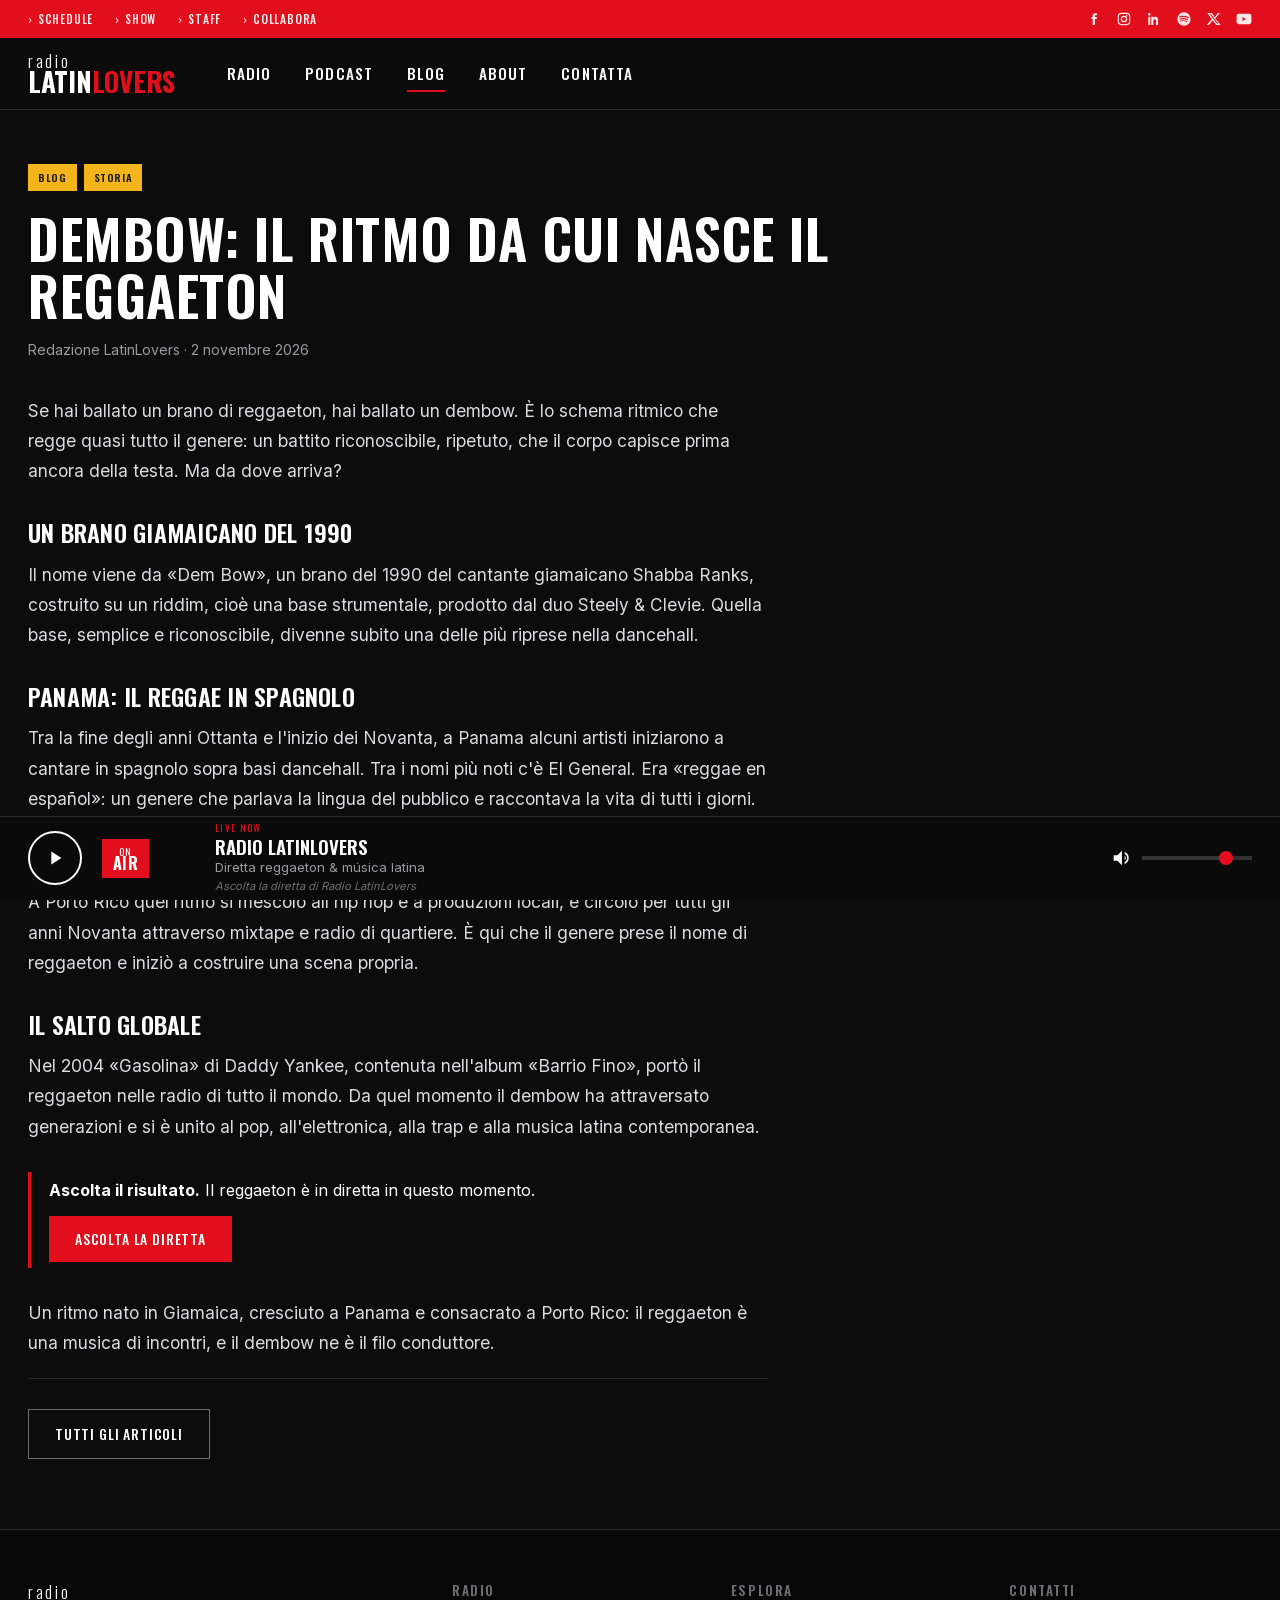
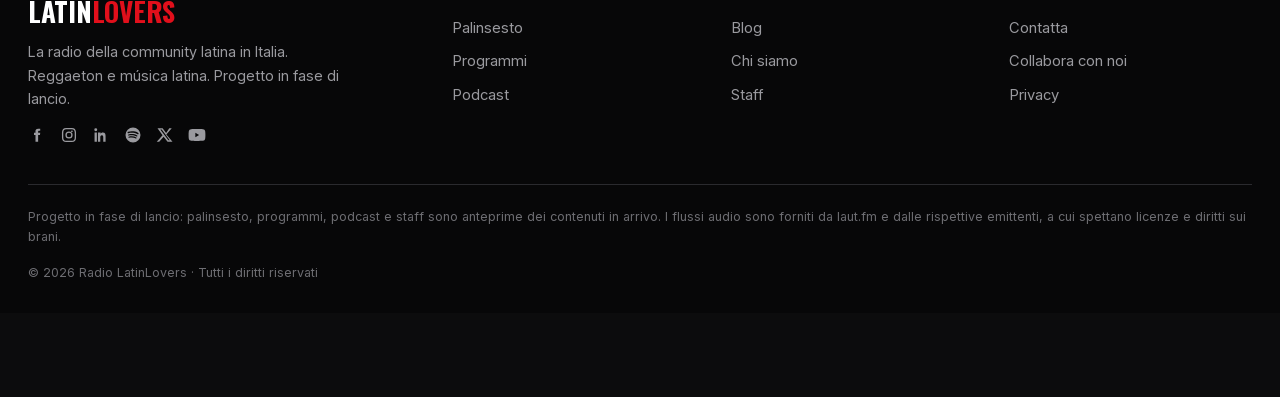
<file: dembow-origini-reggaeton.html>
<!DOCTYPE html>
<html lang="it">
<head>
  <meta charset="UTF-8" />
  <meta name="viewport" content="width=device-width, initial-scale=1.0" />
  <title>Dembow: il ritmo da cui nasce il reggaeton — Radio LatinLovers</title>
  <meta name="description" content="Dalla Giamaica a Panama e Porto Rico: come un riddim del 1990 è diventato la base del reggaeton." />
  <link rel="canonical" href="https://daniele0302.github.io/radio-latinlovers/dembow-origini-reggaeton.html" />
  <meta name="theme-color" content="#e10f1b" />
  <meta property="og:site_name" content="Radio LatinLovers" />
  <meta property="og:locale" content="it_IT" />
  <meta property="og:type" content="article" />
  <meta property="og:title" content="Dembow: il ritmo da cui nasce il reggaeton — Radio LatinLovers" />
  <meta property="og:description" content="Dalla Giamaica a Panama e Porto Rico: come un riddim del 1990 è diventato la base del reggaeton." />
  <meta property="og:url" content="https://daniele0302.github.io/radio-latinlovers/dembow-origini-reggaeton.html" />
  <meta property="og:image" content="https://daniele0302.github.io/radio-latinlovers/assets/img/og-image.png" />
  <meta name="twitter:card" content="summary_large_image" />
  <link rel="icon" type="image/png" sizes="32x32" href="assets/img/favicon-32.png" />
  <link rel="apple-touch-icon" href="assets/img/apple-touch-icon.png" />
  <link rel="manifest" href="assets/manifest.webmanifest" />
  <link rel="preload" href="assets/fonts/oswald-latin.woff2" as="font" type="font/woff2" crossorigin />
  <link rel="preload" href="assets/fonts/inter-latin.woff2" as="font" type="font/woff2" crossorigin />
  <link rel="stylesheet" href="assets/fonts.css" />
  <link rel="stylesheet" href="assets/styles.css" />
</head>
<body data-page="blog">

  <section class="article-head">
    <div class="container">
      <div class="tags"><span>Blog</span><span>Storia</span></div>
      <h1>Dembow: il ritmo da cui nasce il reggaeton</h1>
      <div class="byline">Redazione LatinLovers · 2 novembre 2026</div>
    </div>
  </section>

  <article class="container article-body">
    <p>Se hai ballato un brano di reggaeton, hai ballato un dembow. È lo schema ritmico che regge quasi tutto il genere: un battito riconoscibile, ripetuto, che il corpo capisce prima ancora della testa. Ma da dove arriva?</p>

    <h2>Un brano giamaicano del 1990</h2>
    <p>Il nome viene da «Dem Bow», un brano del 1990 del cantante giamaicano Shabba Ranks, costruito su un riddim, cioè una base strumentale, prodotto dal duo Steely &amp; Clevie. Quella base, semplice e riconoscibile, divenne subito una delle più riprese nella dancehall.</p>

    <h2>Panama: il reggae in spagnolo</h2>
    <p>Tra la fine degli anni Ottanta e l'inizio dei Novanta, a Panama alcuni artisti iniziarono a cantare in spagnolo sopra basi dancehall. Tra i nomi più noti c'è El General. Era «reggae en español»: un genere che parlava la lingua del pubblico e raccontava la vita di tutti i giorni.</p>

    <h2>Porto Rico: l'incontro con l'hip hop</h2>
    <p>A Porto Rico quel ritmo si mescolò all'hip hop e a produzioni locali, e circolò per tutti gli anni Novanta attraverso mixtape e radio di quartiere. È qui che il genere prese il nome di reggaeton e iniziò a costruire una scena propria.</p>

    <h2>Il salto globale</h2>
    <p>Nel 2004 «Gasolina» di Daddy Yankee, contenuta nell'album «Barrio Fino», portò il reggaeton nelle radio di tutto il mondo. Da quel momento il dembow ha attraversato generazioni e si è unito al pop, all'elettronica, alla trap e alla musica latina contemporanea.</p>

    <div class="listen">
      <strong>Ascolta il risultato.</strong> Il reggaeton è in diretta in questo momento.
      <br><button class="btn btn-red" data-play type="button">Ascolta la diretta</button>
    </div>

    <p>Un ritmo nato in Giamaica, cresciuto a Panama e consacrato a Porto Rico: il reggaeton è una musica di incontri, e il dembow ne è il filo conduttore.</p>

    <div class="article-more"><a href="blog.html" class="btn btn-outline">Tutti gli articoli</a></div>
  </article>

  <script src="assets/config.js"></script>
  <script src="assets/app.js"></script>
</body>
</html>
</file>
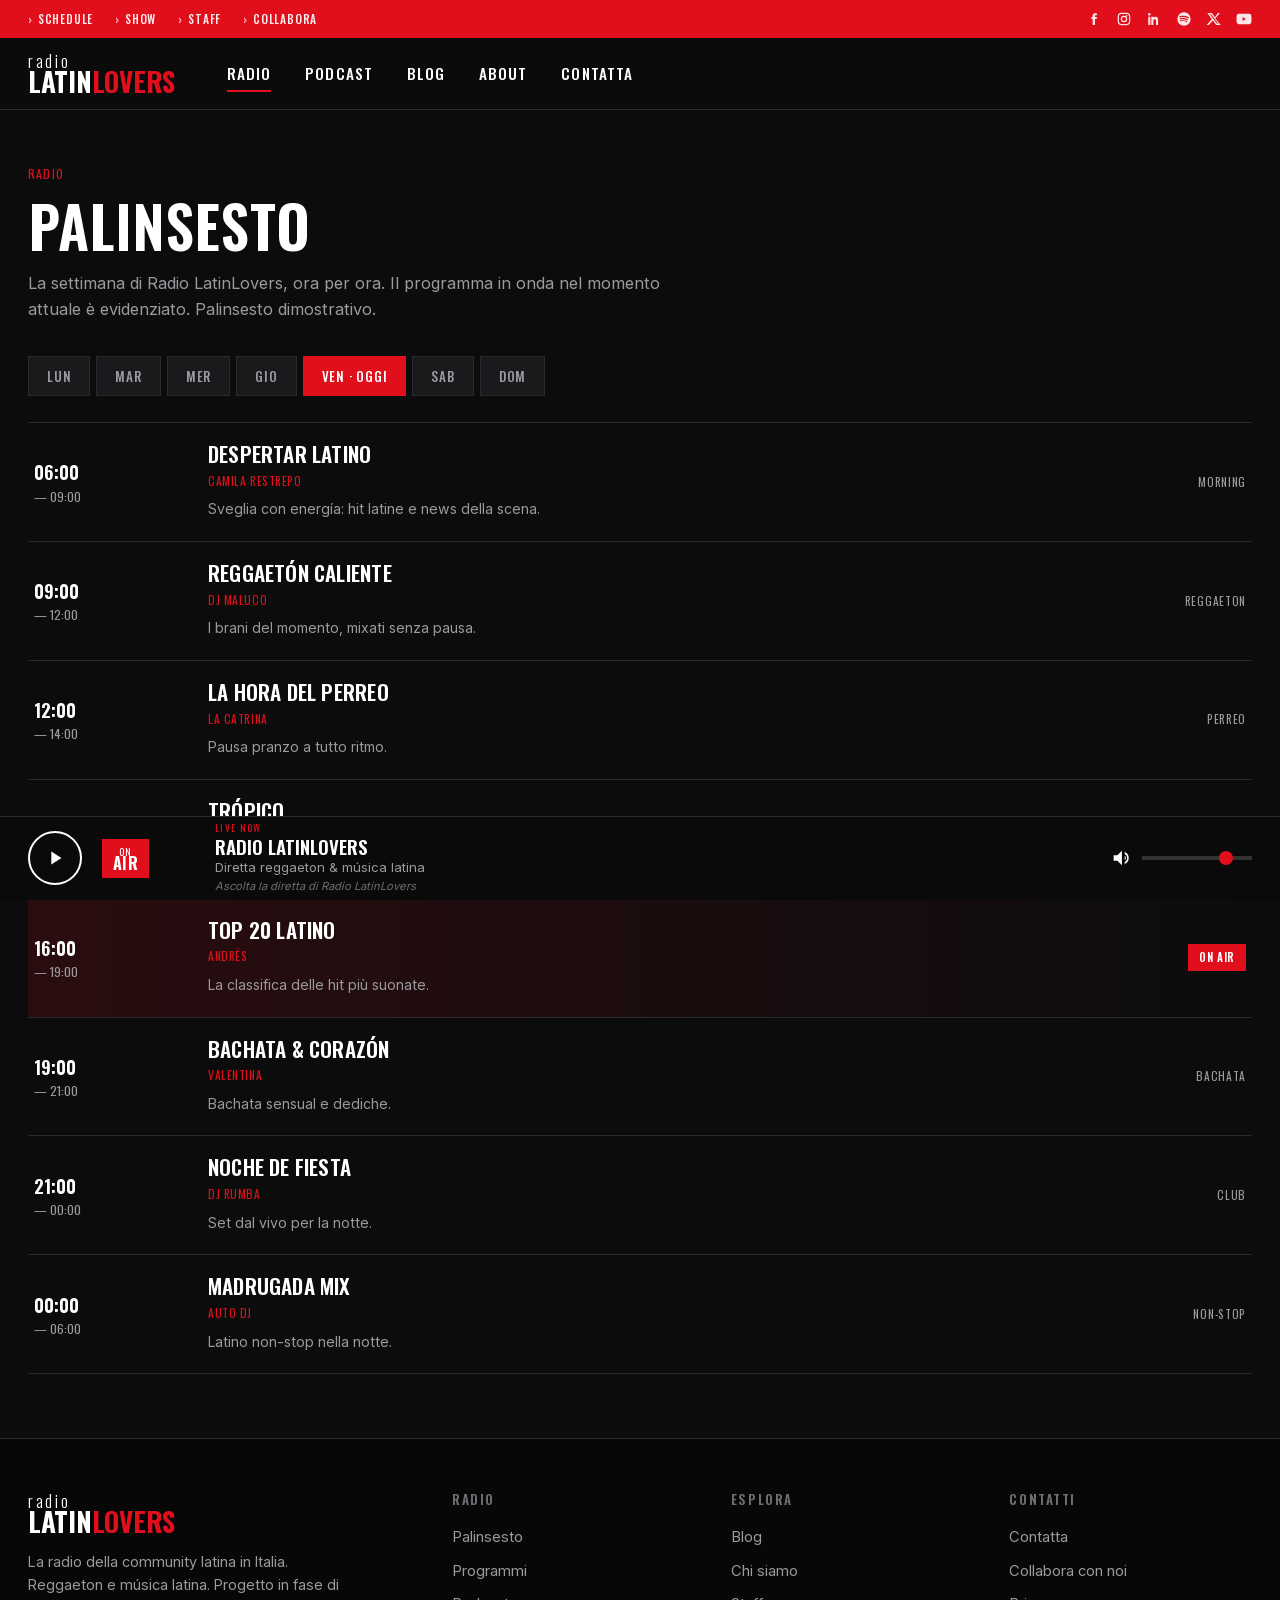
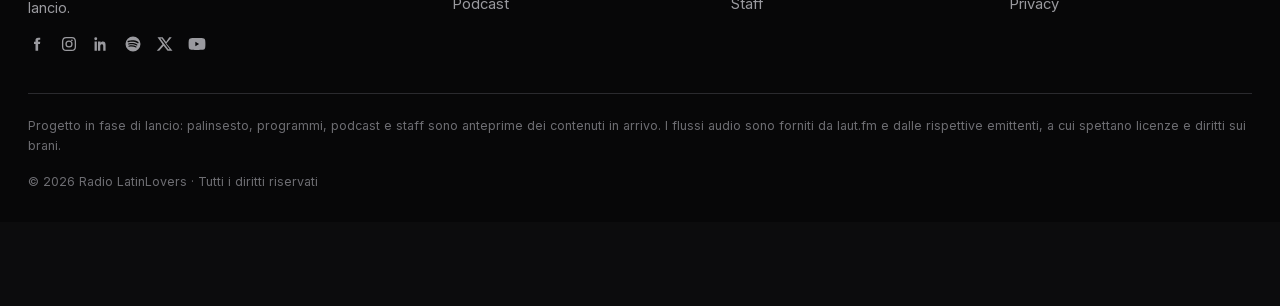
<file: palinsesto.html>
<!DOCTYPE html>
<html lang="it">
<head>
  <meta charset="UTF-8" />
  <meta name="viewport" content="width=device-width, initial-scale=1.0" />
  <title>Palinsesto — Radio LatinLovers</title>
  <meta name="description" content="Il palinsesto settimanale di Radio LatinLovers: reggaeton, bachata, salsa e musica latina, ora per ora." />
  <link rel="canonical" href="https://daniele0302.github.io/radio-latinlovers/palinsesto.html" />
  <meta name="theme-color" content="#e10f1b" />
  <meta property="og:site_name" content="Radio LatinLovers" />
  <meta property="og:locale" content="it_IT" />
  <meta property="og:type" content="website" />
  <meta property="og:title" content="Palinsesto — Radio LatinLovers" />
  <meta property="og:description" content="Il palinsesto settimanale di Radio LatinLovers: reggaeton, bachata, salsa e musica latina, ora per ora." />
  <meta property="og:url" content="https://daniele0302.github.io/radio-latinlovers/palinsesto.html" />
  <meta property="og:image" content="https://daniele0302.github.io/radio-latinlovers/assets/img/og-image.png" />
  <meta name="twitter:card" content="summary_large_image" />
  <link rel="icon" type="image/png" sizes="32x32" href="assets/img/favicon-32.png" />
  <link rel="apple-touch-icon" href="assets/img/apple-touch-icon.png" />
  <link rel="manifest" href="assets/manifest.webmanifest" />
  <link rel="preload" href="assets/fonts/oswald-latin.woff2" as="font" type="font/woff2" crossorigin />
  <link rel="preload" href="assets/fonts/inter-latin.woff2" as="font" type="font/woff2" crossorigin />
  <link rel="stylesheet" href="assets/fonts.css" />
  <link rel="stylesheet" href="assets/styles.css" />
</head>
<body data-page="radio">

  <section class="page-head">
    <div class="container">
      <div class="crumb">Radio</div>
      <h1>Palinsesto</h1>
      <p>La settimana di Radio LatinLovers, ora per ora. Il programma in onda nel momento attuale è evidenziato. Palinsesto dimostrativo.</p>
    </div>
  </section>

  <section class="section" style="padding-top:24px">
    <div class="container">
      <div class="daybar" id="daybar"></div>
      <div class="schedule" id="schedule"></div>
    </div>
  </section>

  <script src="assets/config.js"></script>
  <script src="assets/app.js"></script>
</body>
</html>
</file>
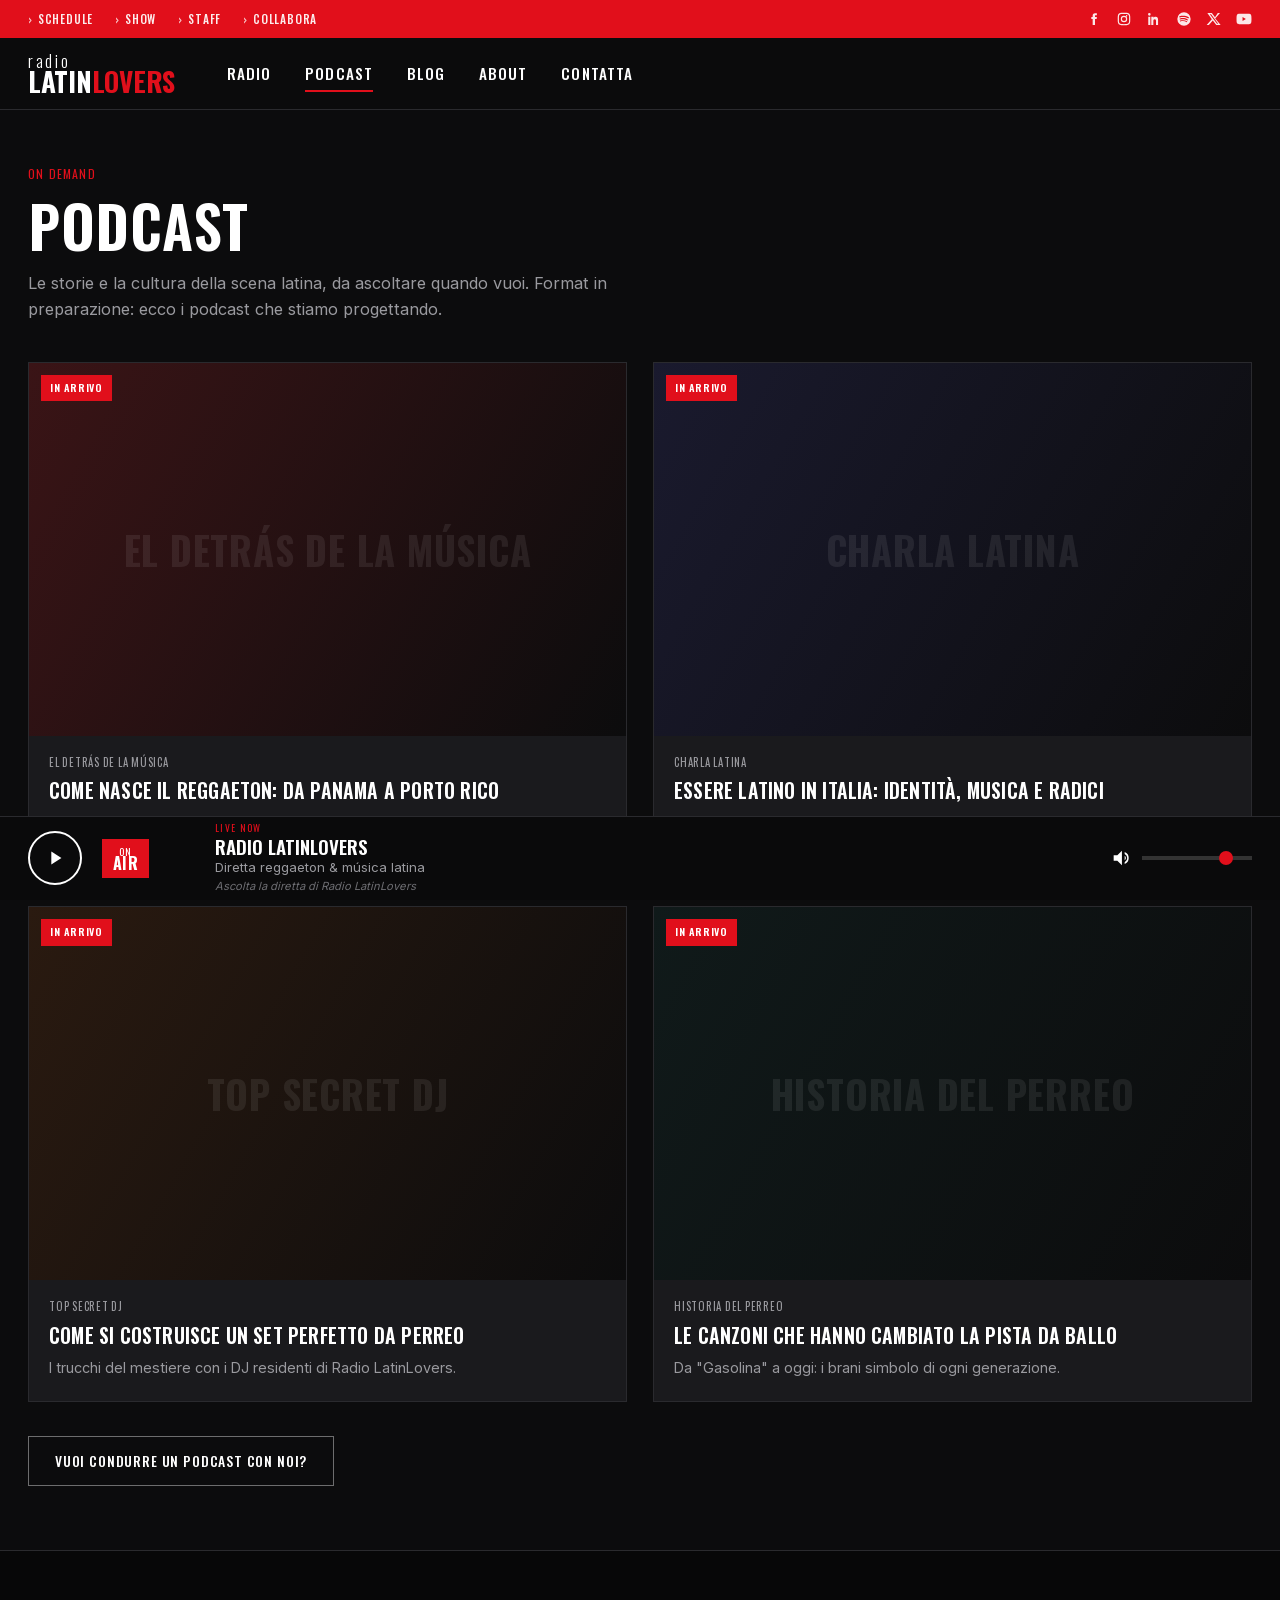
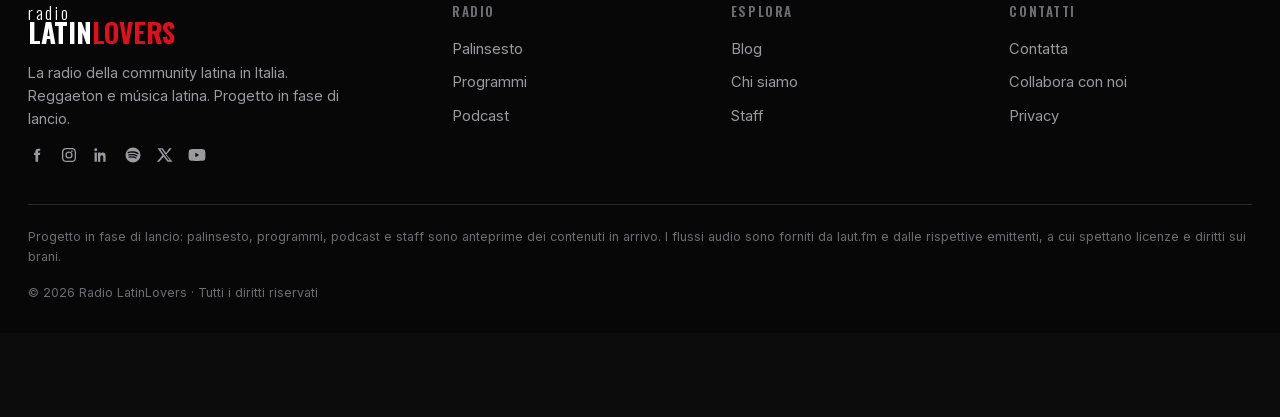
<file: podcast.html>
<!DOCTYPE html>
<html lang="it">
<head>
  <meta charset="UTF-8" />
  <meta name="viewport" content="width=device-width, initial-scale=1.0" />
  <title>Podcast — Radio LatinLovers</title>
  <meta name="description" content="I podcast di Radio LatinLovers: storie, cultura e protagonisti della scena latina, on demand." />
  <link rel="canonical" href="https://daniele0302.github.io/radio-latinlovers/podcast.html" />
  <meta name="theme-color" content="#e10f1b" />
  <meta property="og:site_name" content="Radio LatinLovers" />
  <meta property="og:locale" content="it_IT" />
  <meta property="og:type" content="website" />
  <meta property="og:title" content="Podcast — Radio LatinLovers" />
  <meta property="og:description" content="I podcast di Radio LatinLovers: storie, cultura e protagonisti della scena latina, on demand." />
  <meta property="og:url" content="https://daniele0302.github.io/radio-latinlovers/podcast.html" />
  <meta property="og:image" content="https://daniele0302.github.io/radio-latinlovers/assets/img/og-image.png" />
  <meta name="twitter:card" content="summary_large_image" />
  <link rel="icon" type="image/png" sizes="32x32" href="assets/img/favicon-32.png" />
  <link rel="apple-touch-icon" href="assets/img/apple-touch-icon.png" />
  <link rel="manifest" href="assets/manifest.webmanifest" />
  <link rel="preload" href="assets/fonts/oswald-latin.woff2" as="font" type="font/woff2" crossorigin />
  <link rel="preload" href="assets/fonts/inter-latin.woff2" as="font" type="font/woff2" crossorigin />
  <link rel="stylesheet" href="assets/fonts.css" />
  <link rel="stylesheet" href="assets/styles.css" />
</head>
<body data-page="podcast">

  <section class="page-head">
    <div class="container">
      <div class="crumb">On demand</div>
      <h1>Podcast</h1>
      <p>Le storie e la cultura della scena latina, da ascoltare quando vuoi. Format in preparazione: ecco i podcast che stiamo progettando.</p>
    </div>
  </section>

  <section class="section" style="padding-top:30px">
    <div class="container">
      <div class="grid grid-2">
        <div class="card">
          <div class="card-cover" style="--c1:#3a1416;--c2:#0c0c0d"><span class="cat">In arrivo</span><span class="wm">El Detrás de la Música</span></div>
          <div class="card-body"><div class="meta">El Detrás de la Música</div><h3>Come nasce il reggaeton: da Panama a Porto Rico</h3><p>La storia del genere che ha conquistato il mondo, raccontata dalle origini dembow.</p></div>
        </div>
        <div class="card">
          <div class="card-cover" style="--c1:#1a1a2e;--c2:#0c0c0d"><span class="cat">In arrivo</span><span class="wm">Charla Latina</span></div>
          <div class="card-body"><div class="meta">Charla Latina</div><h3>Essere latino in Italia: identità, musica e radici</h3><p>Tre voci della community raccontano cosa significa crescere tra due culture.</p></div>
        </div>
        <div class="card">
          <div class="card-cover" style="--c1:#2a1a10;--c2:#0c0c0d"><span class="cat">In arrivo</span><span class="wm">Top Secret DJ</span></div>
          <div class="card-body"><div class="meta">Top Secret DJ</div><h3>Come si costruisce un set perfetto da perreo</h3><p>I trucchi del mestiere con i DJ residenti di Radio LatinLovers.</p></div>
        </div>
        <div class="card">
          <div class="card-cover" style="--c1:#101a1a;--c2:#0c0c0d"><span class="cat">In arrivo</span><span class="wm">Historia del Perreo</span></div>
          <div class="card-body"><div class="meta">Historia del Perreo</div><h3>Le canzoni che hanno cambiato la pista da ballo</h3><p>Da "Gasolina" a oggi: i brani simbolo di ogni generazione.</p></div>
        </div>
      </div>
      <p style="margin-top:34px"><a href="contatta.html#collabora" class="btn btn-outline">Vuoi condurre un podcast con noi?</a></p>
    </div>
  </section>

  <script src="assets/config.js"></script>
  <script src="assets/app.js"></script>
</body>
</html>
</file>
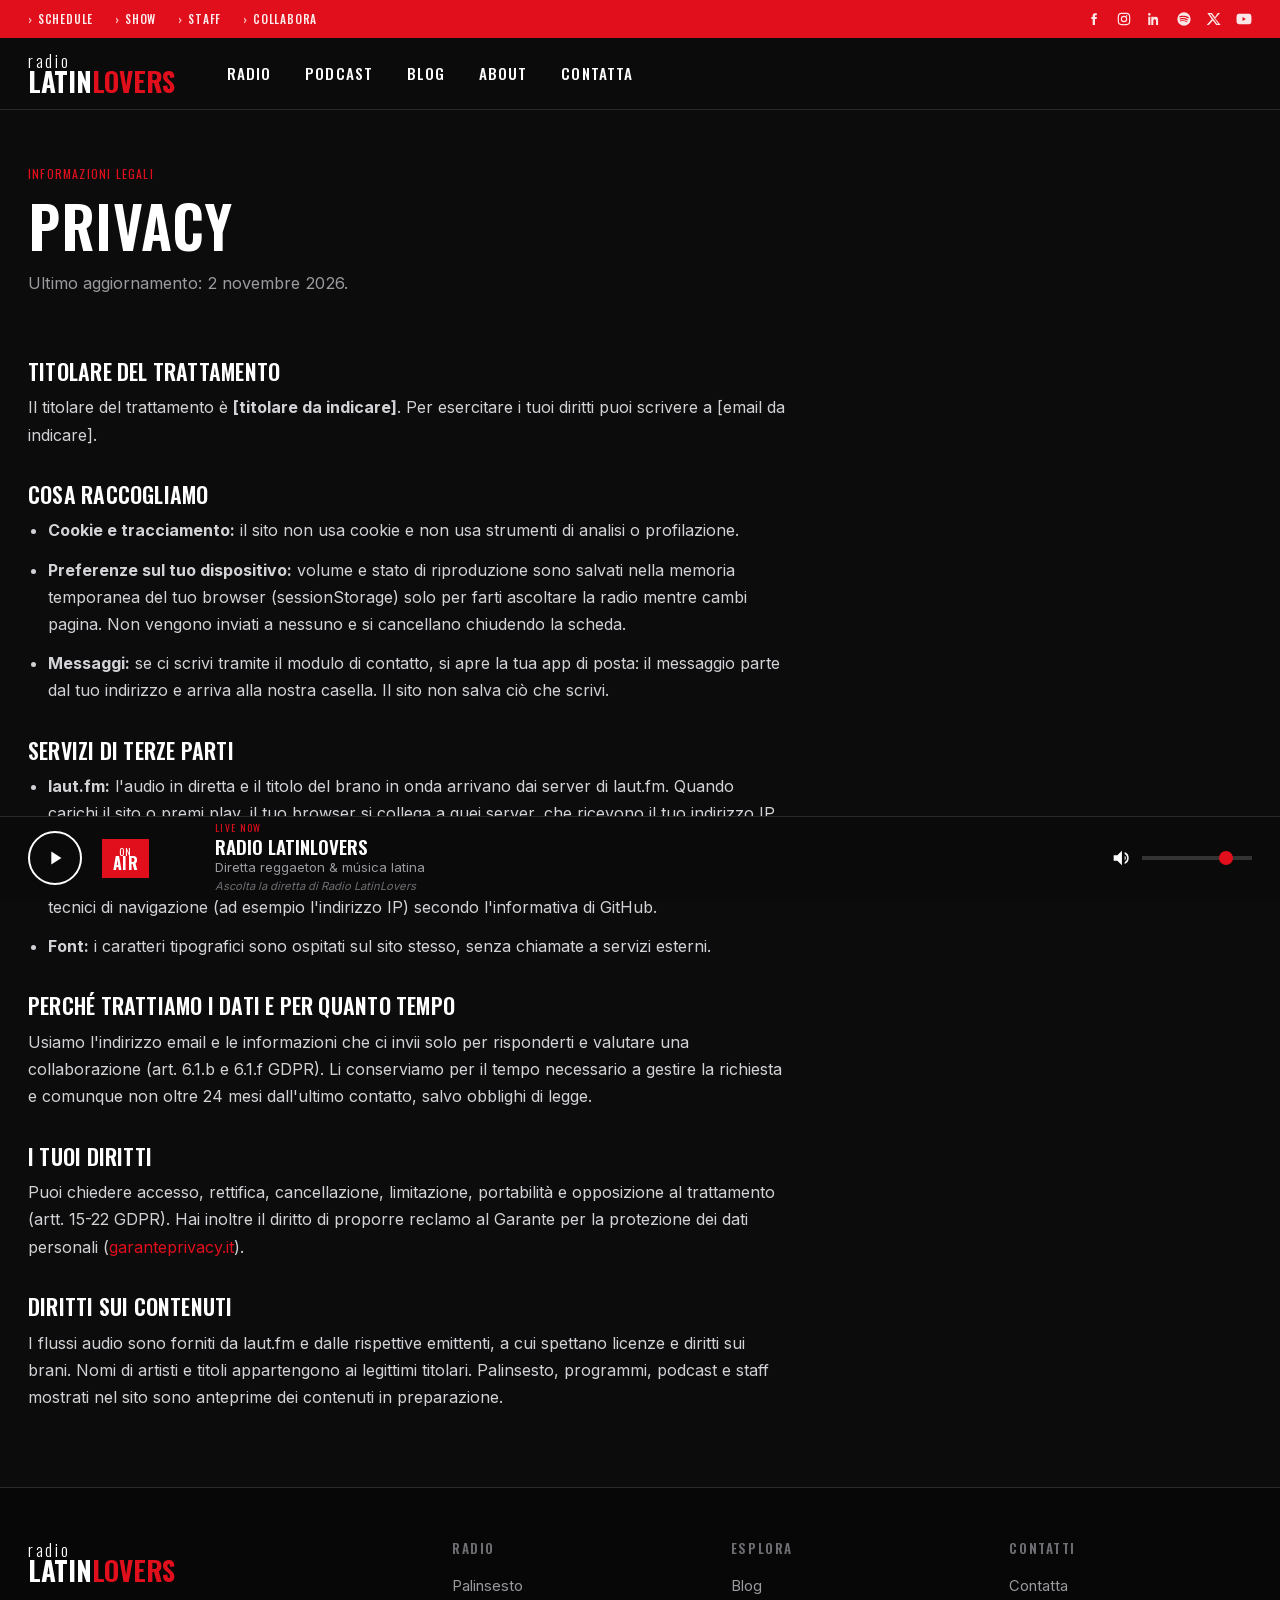
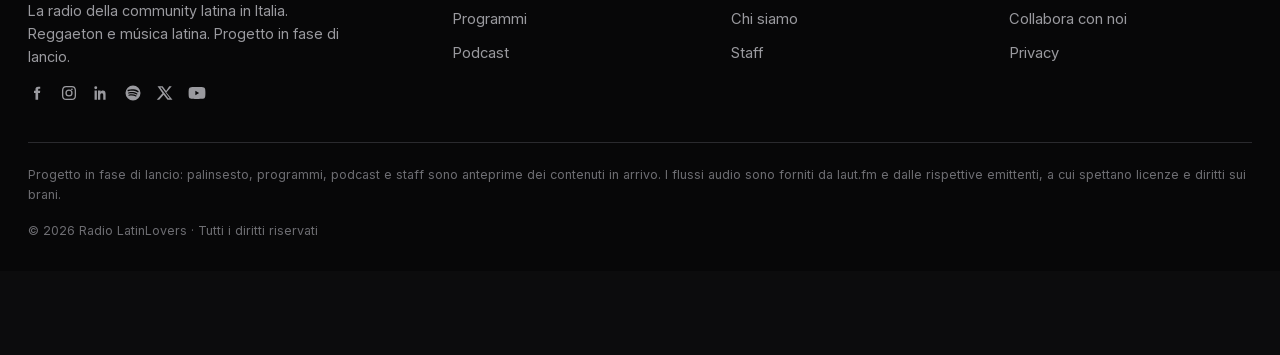
<file: privacy.html>
<!DOCTYPE html>
<html lang="it">
<head>
  <meta charset="UTF-8" />
  <meta name="viewport" content="width=device-width, initial-scale=1.0" />
  <title>Privacy — Radio LatinLovers</title>
  <meta name="description" content="Informativa sulla privacy di Radio LatinLovers: quali dati trattiamo, perché e quali sono i tuoi diritti." />
  <link rel="canonical" href="https://daniele0302.github.io/radio-latinlovers/privacy.html" />
  <meta name="theme-color" content="#e10f1b" />
  <meta property="og:site_name" content="Radio LatinLovers" />
  <meta property="og:locale" content="it_IT" />
  <meta property="og:type" content="website" />
  <meta property="og:title" content="Privacy — Radio LatinLovers" />
  <meta property="og:description" content="Informativa sulla privacy di Radio LatinLovers: quali dati trattiamo, perché e quali sono i tuoi diritti." />
  <meta property="og:url" content="https://daniele0302.github.io/radio-latinlovers/privacy.html" />
  <meta property="og:image" content="https://daniele0302.github.io/radio-latinlovers/assets/img/og-image.png" />
  <meta name="twitter:card" content="summary_large_image" />
  <link rel="icon" type="image/png" sizes="32x32" href="assets/img/favicon-32.png" />
  <link rel="apple-touch-icon" href="assets/img/apple-touch-icon.png" />
  <link rel="manifest" href="assets/manifest.webmanifest" />
  <link rel="preload" href="assets/fonts/oswald-latin.woff2" as="font" type="font/woff2" crossorigin />
  <link rel="preload" href="assets/fonts/inter-latin.woff2" as="font" type="font/woff2" crossorigin />
  <link rel="stylesheet" href="assets/fonts.css" />
  <link rel="stylesheet" href="assets/styles.css" />
</head>
<body data-page="privacy">

  <section class="page-head">
    <div class="container">
      <div class="crumb">Informazioni legali</div>
      <h1>Privacy</h1>
      <p>Ultimo aggiornamento: 2 novembre 2026.</p>
    </div>
  </section>

  <section class="section" style="padding-top:20px">
    <div class="container">
      <div class="legal">
        <h2>Titolare del trattamento</h2>
        <p>Il titolare del trattamento è <strong id="owner">[titolare da indicare]</strong>. Per esercitare i tuoi diritti puoi scrivere a <span id="mail">[email da indicare]</span>.</p>

        <h2>Cosa raccogliamo</h2>
        <ul>
          <li><strong>Cookie e tracciamento:</strong> il sito non usa cookie e non usa strumenti di analisi o profilazione.</li>
          <li><strong>Preferenze sul tuo dispositivo:</strong> volume e stato di riproduzione sono salvati nella memoria temporanea del tuo browser (sessionStorage) solo per farti ascoltare la radio mentre cambi pagina. Non vengono inviati a nessuno e si cancellano chiudendo la scheda.</li>
          <li><strong>Messaggi:</strong> se ci scrivi tramite il modulo di contatto, si apre la tua app di posta: il messaggio parte dal tuo indirizzo e arriva alla nostra casella. Il sito non salva ciò che scrivi.</li>
        </ul>

        <h2>Servizi di terze parti</h2>
        <ul>
          <li><strong>laut.fm:</strong> l'audio in diretta e il titolo del brano in onda arrivano dai server di laut.fm. Quando carichi il sito o premi play, il tuo browser si collega a quei server, che ricevono il tuo indirizzo IP secondo la loro informativa.</li>
          <li><strong>GitHub Pages:</strong> il sito è ospitato su GitHub Pages. Come ogni servizio di hosting, registra dati tecnici di navigazione (ad esempio l'indirizzo IP) secondo l'informativa di GitHub.</li>
          <li><strong>Font:</strong> i caratteri tipografici sono ospitati sul sito stesso, senza chiamate a servizi esterni.</li>
        </ul>

        <h2>Perché trattiamo i dati e per quanto tempo</h2>
        <p>Usiamo l'indirizzo email e le informazioni che ci invii solo per risponderti e valutare una collaborazione (art. 6.1.b e 6.1.f GDPR). Li conserviamo per il tempo necessario a gestire la richiesta e comunque non oltre 24 mesi dall'ultimo contatto, salvo obblighi di legge.</p>

        <h2>I tuoi diritti</h2>
        <p>Puoi chiedere accesso, rettifica, cancellazione, limitazione, portabilità e opposizione al trattamento (artt. 15-22 GDPR). Hai inoltre il diritto di proporre reclamo al Garante per la protezione dei dati personali (<a href="https://www.garanteprivacy.it" style="color:var(--red)">garanteprivacy.it</a>).</p>

        <h2>Diritti sui contenuti</h2>
        <p>I flussi audio sono forniti da laut.fm e dalle rispettive emittenti, a cui spettano licenze e diritti sui brani. Nomi di artisti e titoli appartengono ai legittimi titolari. Palinsesto, programmi, podcast e staff mostrati nel sito sono anteprime dei contenuti in preparazione.</p>
      </div>
    </div>
  </section>

  <script src="assets/config.js"></script>
  <script>
    (function(){var c=window.LL_CONFIG||{};
      if(c.owner){document.getElementById("owner").textContent=c.owner;}
      if(c.email){document.getElementById("mail").innerHTML='<a href="mailto:'+c.email+'" style="color:var(--red)">'+c.email+'</a>';}})();
  </script>
  <script src="assets/app.js"></script>
</body>
</html>
</file>
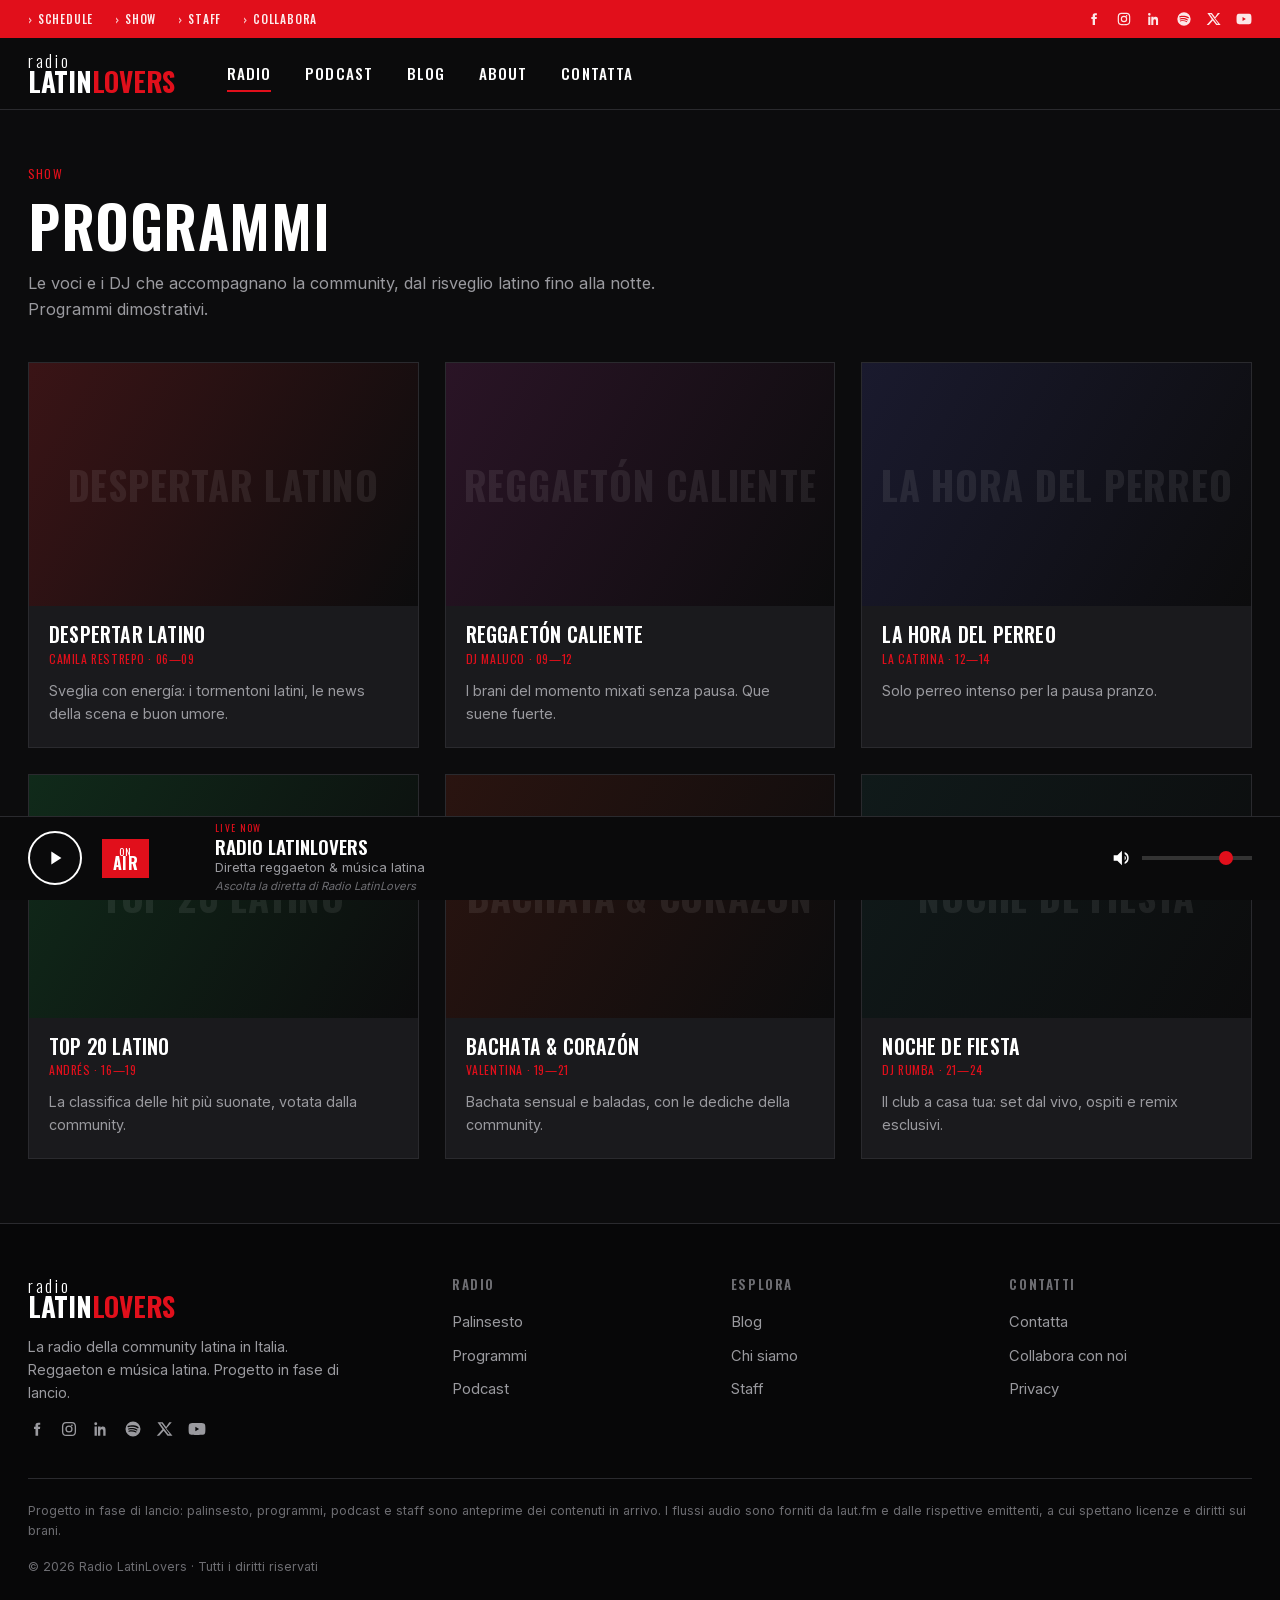
<file: programmi.html>
<!DOCTYPE html>
<html lang="it">
<head>
  <meta charset="UTF-8" />
  <meta name="viewport" content="width=device-width, initial-scale=1.0" />
  <title>Programmi — Radio LatinLovers</title>
  <meta name="description" content="I programmi di Radio LatinLovers: voci, DJ e selecta della scena reggaeton e latina." />
  <link rel="canonical" href="https://daniele0302.github.io/radio-latinlovers/programmi.html" />
  <meta name="theme-color" content="#e10f1b" />
  <meta property="og:site_name" content="Radio LatinLovers" />
  <meta property="og:locale" content="it_IT" />
  <meta property="og:type" content="website" />
  <meta property="og:title" content="Programmi — Radio LatinLovers" />
  <meta property="og:description" content="I programmi di Radio LatinLovers: voci, DJ e selecta della scena reggaeton e latina." />
  <meta property="og:url" content="https://daniele0302.github.io/radio-latinlovers/programmi.html" />
  <meta property="og:image" content="https://daniele0302.github.io/radio-latinlovers/assets/img/og-image.png" />
  <meta name="twitter:card" content="summary_large_image" />
  <link rel="icon" type="image/png" sizes="32x32" href="assets/img/favicon-32.png" />
  <link rel="apple-touch-icon" href="assets/img/apple-touch-icon.png" />
  <link rel="manifest" href="assets/manifest.webmanifest" />
  <link rel="preload" href="assets/fonts/oswald-latin.woff2" as="font" type="font/woff2" crossorigin />
  <link rel="preload" href="assets/fonts/inter-latin.woff2" as="font" type="font/woff2" crossorigin />
  <link rel="stylesheet" href="assets/fonts.css" />
  <link rel="stylesheet" href="assets/styles.css" />
</head>
<body data-page="radio">

  <section class="page-head">
    <div class="container">
      <div class="crumb">Show</div>
      <h1>Programmi</h1>
      <p>Le voci e i DJ che accompagnano la community, dal risveglio latino fino alla notte. Programmi dimostrativi.</p>
    </div>
  </section>

  <section class="section" style="padding-top:30px">
    <div class="container">
      <div class="grid grid-3">
        <div class="card show-card">
          <div class="card-cover" style="--c1:#3a1416;--c2:#0c0c0d"><span class="wm">Despertar Latino</span></div>
          <div class="card-body"><h3>Despertar Latino</h3><div class="show-host">Camila Restrepo · 06—09</div><p>Sveglia con energía: i tormentoni latini, le news della scena e buon umore.</p></div>
        </div>
        <div class="card show-card">
          <div class="card-cover" style="--c1:#2a1426;--c2:#0c0c0d"><span class="wm">Reggaetón Caliente</span></div>
          <div class="card-body"><h3>Reggaetón Caliente</h3><div class="show-host">DJ Maluco · 09—12</div><p>I brani del momento mixati senza pausa. Que suene fuerte.</p></div>
        </div>
        <div class="card show-card">
          <div class="card-cover" style="--c1:#1a1a2e;--c2:#0c0c0d"><span class="wm">La Hora del Perreo</span></div>
          <div class="card-body"><h3>La Hora del Perreo</h3><div class="show-host">La Catrina · 12—14</div><p>Solo perreo intenso per la pausa pranzo.</p></div>
        </div>
        <div class="card show-card">
          <div class="card-cover" style="--c1:#102a1a;--c2:#0c0c0d"><span class="wm">Top 20 Latino</span></div>
          <div class="card-body"><h3>Top 20 Latino</h3><div class="show-host">Andrés · 16—19</div><p>La classifica delle hit più suonate, votata dalla community.</p></div>
        </div>
        <div class="card show-card">
          <div class="card-cover" style="--c1:#2a1410;--c2:#0c0c0d"><span class="wm">Bachata &amp; Corazón</span></div>
          <div class="card-body"><h3>Bachata &amp; Corazón</h3><div class="show-host">Valentina · 19—21</div><p>Bachata sensual e baladas, con le dediche della community.</p></div>
        </div>
        <div class="card show-card">
          <div class="card-cover" style="--c1:#101a1a;--c2:#0c0c0d"><span class="wm">Noche de Fiesta</span></div>
          <div class="card-body"><h3>Noche de Fiesta</h3><div class="show-host">DJ Rumba · 21—24</div><p>Il club a casa tua: set dal vivo, ospiti e remix esclusivi.</p></div>
        </div>
      </div>
    </div>
  </section>

  <script src="assets/config.js"></script>
  <script src="assets/app.js"></script>
</body>
</html>
</file>
<file: assets/fonts.css>
/* latin-ext */
@font-face {
  font-family: 'Inter';
  font-style: normal;
  font-weight: 400 700;
  font-display: swap;
  src: url(fonts/inter-latin-ext.woff2) format('woff2');
  unicode-range: U+0100-02BA, U+02BD-02C5, U+02C7-02CC, U+02CE-02D7, U+02DD-02FF, U+0304, U+0308, U+0329, U+1D00-1DBF, U+1E00-1E9F, U+1EF2-1EFF, U+2020, U+20A0-20AB, U+20AD-20C4, U+2113, U+2C60-2C7F, U+A720-A7FF;
}
/* latin */
@font-face {
  font-family: 'Inter';
  font-style: normal;
  font-weight: 400 700;
  font-display: swap;
  src: url(fonts/inter-latin.woff2) format('woff2');
  unicode-range: U+0000-00FF, U+0131, U+0152-0153, U+02BB-02BC, U+02C6, U+02DA, U+02DC, U+0304, U+0308, U+0329, U+2000-206F, U+20AC, U+2122, U+2191, U+2193, U+2212, U+2215, U+FEFF, U+FFFD;
}
/* latin-ext */
@font-face {
  font-family: 'Oswald';
  font-style: normal;
  font-weight: 300 700;
  font-display: swap;
  src: url(fonts/oswald-latin-ext.woff2) format('woff2');
  unicode-range: U+0100-02BA, U+02BD-02C5, U+02C7-02CC, U+02CE-02D7, U+02DD-02FF, U+0304, U+0308, U+0329, U+1D00-1DBF, U+1E00-1E9F, U+1EF2-1EFF, U+2020, U+20A0-20AB, U+20AD-20C4, U+2113, U+2C60-2C7F, U+A720-A7FF;
}
/* latin */
@font-face {
  font-family: 'Oswald';
  font-style: normal;
  font-weight: 300 700;
  font-display: swap;
  src: url(fonts/oswald-latin.woff2) format('woff2');
  unicode-range: U+0000-00FF, U+0131, U+0152-0153, U+02BB-02BC, U+02C6, U+02DA, U+02DC, U+0304, U+0308, U+0329, U+2000-206F, U+20AC, U+2122, U+2191, U+2193, U+2212, U+2215, U+FEFF, U+FFFD;
}
</file>
<file: assets/styles.css>
/* =====================================================================
   RADIO LATINLOVERS — editorial stylesheet (ispirato a Radio Bocconi)
   Palette: nero / bianco / rosso + giallo per i tag. Niente emoji.
   ===================================================================== */

:root{
  --red:#e10f1b;
  --red-dark:#b00c15;
  --yellow:#f4b51c;
  --black:#0c0c0d;
  --black-2:#141416;
  --surface:#1a1a1d;
  --line:#2a2a2e;
  --white:#ffffff;
  --grey:#9a9a9f;
  --grey-2:#6d6d72;

  --topbar-h:38px;
  --mast-h:72px;
  --player-h:84px;

  --f-head:'Oswald', 'Arial Narrow', sans-serif;
  --f-body:'Inter', system-ui, sans-serif;
  --maxw:1280px;
}

*{box-sizing:border-box;margin:0;padding:0}
html{ -webkit-text-size-adjust:100% }
body{
  font-family:var(--f-body);
  background:var(--black);
  color:var(--white);
  line-height:1.6;
  padding-top:calc(var(--topbar-h) + var(--mast-h));
  padding-bottom:var(--player-h);
  -webkit-font-smoothing:antialiased;
  overflow-x:hidden;
}
a{color:inherit;text-decoration:none}
img{max-width:100%;display:block}
.container{width:100%;max-width:var(--maxw);margin:0 auto;padding:0 28px}

h1,h2,h3,h4{font-family:var(--f-head);font-weight:600;line-height:1.05;text-transform:uppercase;letter-spacing:.01em}

/* ---------- buttons ---------- */
.btn{display:inline-flex;align-items:center;gap:9px;font-family:var(--f-head);font-weight:500;text-transform:uppercase;letter-spacing:.06em;font-size:.86rem;padding:13px 26px;cursor:pointer;border:none;transition:background .15s,color .15s,transform .12s}
.btn-red{background:var(--red);color:#fff}
.btn-red:hover{background:var(--red-dark)}
.btn-outline{background:transparent;color:#fff;border:1px solid rgba(255,255,255,.4)}
.btn-outline:hover{background:#fff;color:var(--black)}
.btn:active{transform:translateY(1px)}

/* =====================================================================
   TOP BAR (rossa)
   ===================================================================== */
.topbar{
  position:fixed;top:0;left:0;right:0;z-index:60;height:var(--topbar-h);
  background:var(--red);display:flex;align-items:center;
}
.topbar .container{display:flex;align-items:center;justify-content:space-between;width:100%}
.topbar-menu{display:flex;gap:22px}
.topbar-menu a{
  font-family:var(--f-head);font-weight:500;text-transform:uppercase;letter-spacing:.07em;
  font-size:.72rem;color:#fff;opacity:.92;display:inline-flex;align-items:center;gap:5px;transition:opacity .15s
}
.topbar-menu a::before{content:"›";font-weight:700;opacity:.8}
.topbar-menu a:hover{opacity:1}
.topbar-social{display:flex;gap:14px}
.topbar-social a{color:#fff;opacity:.9;display:grid;place-items:center;transition:opacity .15s,transform .15s}
.topbar-social a:hover{opacity:1;transform:translateY(-1px)}
.topbar-social svg{width:16px;height:16px;display:block}

/* =====================================================================
   MASTHEAD (logo + nav)
   ===================================================================== */
.masthead{
  position:fixed;top:var(--topbar-h);left:0;right:0;z-index:55;height:var(--mast-h);
  background:rgba(12,12,13,.96);backdrop-filter:blur(8px);border-bottom:1px solid var(--line);
}
.masthead .container{display:flex;align-items:center;height:100%;gap:38px}

.logo{display:flex;flex-direction:column;line-height:.92;flex-shrink:0}
.logo .l1{font-family:var(--f-head);font-weight:300;font-size:1.05rem;letter-spacing:.16em;text-transform:lowercase;color:#fff}
.logo .l2{font-family:var(--f-head);font-weight:700;font-size:1.7rem;letter-spacing:-.01em;text-transform:uppercase;color:#fff}
.logo .l2 b{color:var(--red);font-weight:700}

.mainnav{display:flex;gap:6px;align-items:center;flex:1}
.mainnav a{
  font-family:var(--f-head);font-weight:500;text-transform:uppercase;letter-spacing:.07em;
  font-size:.95rem;color:#fff;padding:8px 14px;position:relative;transition:color .15s
}
.mainnav a::after{content:"";position:absolute;left:14px;right:14px;bottom:2px;height:2px;background:var(--red);transform:scaleX(0);transform-origin:left;transition:transform .2s}
.mainnav a:hover::after,.mainnav a.active::after{transform:scaleX(1)}
.mainnav a.active{color:#fff}

.mast-right{display:flex;align-items:center;gap:18px;flex-shrink:0}
.icon-btn{background:none;border:none;color:#fff;cursor:pointer;display:grid;place-items:center;opacity:.9;transition:opacity .15s}
.icon-btn:hover{opacity:1}
.icon-btn svg{width:20px;height:20px}

.nav-toggle{display:none;flex-direction:column;gap:5px;background:none;border:none;cursor:pointer;padding:6px}
.nav-toggle span{width:26px;height:2px;background:#fff;transition:.25s}
.nav-toggle.open span:nth-child(1){transform:translateY(7px) rotate(45deg)}
.nav-toggle.open span:nth-child(2){opacity:0}
.nav-toggle.open span:nth-child(3){transform:translateY(-7px) rotate(-45deg)}

/* =====================================================================
   HERO SLIDER (home)
   ===================================================================== */
.hero{position:relative;height:min(78vh,720px);min-height:460px;background:var(--black-2);overflow:hidden}
.hero-track{position:absolute;inset:0}
.hero-slide{
  position:absolute;inset:0;opacity:0;visibility:hidden;transition:opacity .6s ease;
  display:grid;place-items:center;text-align:center;padding:0 24px;
}
.hero-slide.active{opacity:1;visibility:visible}
.hero-slide .bg{
  position:absolute;inset:0;
  background:
    linear-gradient(180deg,rgba(12,12,13,.45),rgba(12,12,13,.82)),
    linear-gradient(120deg,var(--s1,#2a2a2e),var(--s2,#0c0c0d));
}
.hero-slide .watermark{
  position:absolute;left:50%;top:46%;transform:translate(-50%,-50%);
  font-family:var(--f-head);font-weight:700;text-transform:uppercase;
  font-size:clamp(5rem,18vw,16rem);color:rgba(255,255,255,.05);white-space:nowrap;letter-spacing:-.02em;pointer-events:none
}
.hero-content{position:relative;z-index:2;max-width:880px}
.hero-tags{display:flex;gap:7px;justify-content:center;margin-bottom:22px;flex-wrap:wrap}
.hero-tags span{font-family:var(--f-head);font-weight:600;text-transform:uppercase;letter-spacing:.06em;font-size:.66rem;background:var(--yellow);color:#1a1a1a;padding:5px 10px}
.hero-content h1{font-size:clamp(2.2rem,5.2vw,4.4rem);font-weight:700;margin-bottom:20px}
.hero-content p{color:rgba(255,255,255,.86);font-size:1.05rem;max-width:640px;margin:0 auto 26px}
.hero-arrow{
  position:absolute;top:50%;transform:translateY(-50%);z-index:3;
  width:54px;height:54px;background:rgba(0,0,0,.5);border:none;color:#fff;cursor:pointer;
  display:grid;place-items:center;transition:background .15s
}
.hero-arrow:hover{background:var(--red)}
.hero-arrow.prev{left:0}.hero-arrow.next{right:0}
.hero-arrow svg{width:26px;height:26px}
.hero-dots{position:absolute;bottom:22px;left:50%;transform:translateX(-50%);z-index:3;display:flex;gap:10px}
.hero-dots button{width:34px;height:4px;background:rgba(255,255,255,.35);border:none;cursor:pointer;padding:0;transition:background .15s}
.hero-dots button.active{background:var(--red)}

/* =====================================================================
   SECTIONS
   ===================================================================== */
.section{padding:64px 0}
.section.alt{background:var(--black-2)}
.section-head{display:flex;align-items:baseline;justify-content:space-between;gap:20px;margin-bottom:34px;border-bottom:1px solid var(--line);padding-bottom:16px}
.section-head h2{font-size:2rem;display:flex;align-items:center;gap:14px}
.section-head h2::before{content:"";width:6px;height:26px;background:var(--red);display:inline-block}
.section-head .more{font-family:var(--f-head);font-weight:500;text-transform:uppercase;letter-spacing:.06em;font-size:.8rem;color:var(--grey);transition:color .15s}
.section-head .more:hover{color:#fff}

.page-head{padding:54px 0 10px}
.page-head .crumb{font-family:var(--f-head);text-transform:uppercase;letter-spacing:.1em;font-size:.75rem;color:var(--red);margin-bottom:12px}
.page-head h1{font-size:clamp(2.2rem,5vw,3.6rem)}
.page-head p{color:var(--grey);max-width:680px;margin-top:14px;font-size:1.02rem}

/* ---------- post cards ---------- */
.grid{display:grid;gap:26px}
.grid-3{grid-template-columns:repeat(3,1fr)}
.grid-4{grid-template-columns:repeat(4,1fr)}
.grid-2{grid-template-columns:repeat(2,1fr)}

.card{background:var(--surface);border:1px solid var(--line);transition:border-color .15s,transform .15s}
.card:hover{border-color:var(--red);transform:translateY(-3px)}
.card-cover{aspect-ratio:16/10;position:relative;overflow:hidden;background:linear-gradient(120deg,var(--c1,#2a2a2e),var(--c2,#0c0c0d));display:grid;place-items:center}
.card-cover .wm{font-family:var(--f-head);font-weight:700;text-transform:uppercase;font-size:2.4rem;color:rgba(255,255,255,.08);letter-spacing:.02em;padding:0 14px;text-align:center}
.card-cover .cat{position:absolute;top:12px;left:12px;font-family:var(--f-head);font-weight:600;text-transform:uppercase;letter-spacing:.06em;font-size:.64rem;background:var(--red);color:#fff;padding:5px 9px}
.card-body{padding:18px 20px 22px}
.card-body .meta{font-family:var(--f-head);text-transform:uppercase;letter-spacing:.07em;font-size:.68rem;color:var(--grey);margin-bottom:9px}
.card-body h3{font-size:1.22rem;line-height:1.12;margin-bottom:9px}
.card:hover h3{color:#fff}
.card-body p{color:var(--grey);font-size:.9rem}

/* ---------- show / program list ---------- */
.show-card .card-body h3{margin-bottom:4px}
.show-host{font-family:var(--f-head);text-transform:uppercase;letter-spacing:.05em;font-size:.74rem;color:var(--red);margin-bottom:10px}

/* ---------- schedule (palinsesto) ---------- */
.daybar{display:flex;gap:6px;flex-wrap:wrap;margin-bottom:26px}
.daybar button{font-family:var(--f-head);font-weight:500;text-transform:uppercase;letter-spacing:.06em;font-size:.82rem;padding:9px 18px;background:var(--surface);border:1px solid var(--line);color:var(--grey);cursor:pointer;transition:.15s}
.daybar button:hover{color:#fff}
.daybar button.active{background:var(--red);border-color:var(--red);color:#fff}
.schedule{border-top:1px solid var(--line)}
.slot{display:grid;grid-template-columns:150px 1fr auto;gap:24px;align-items:center;padding:20px 6px;border-bottom:1px solid var(--line);transition:background .15s}
.slot:hover{background:var(--surface)}
.slot.now{background:linear-gradient(90deg,rgba(225,15,27,.14),transparent)}
.slot-time{font-family:var(--f-head);font-weight:600;font-size:1.15rem}
.slot-time small{display:block;color:var(--grey);font-weight:400;font-size:.78rem}
.slot-main h3{font-size:1.3rem;margin-bottom:3px}
.slot-main .host{font-family:var(--f-head);text-transform:uppercase;letter-spacing:.05em;font-size:.72rem;color:var(--red)}
.slot-main p{color:var(--grey);font-size:.88rem;margin-top:5px}
.slot-genre{font-family:var(--f-head);text-transform:uppercase;letter-spacing:.06em;font-size:.72rem;color:var(--grey)}
.slot-now-badge{font-family:var(--f-head);font-weight:600;text-transform:uppercase;letter-spacing:.06em;font-size:.68rem;background:var(--red);color:#fff;padding:5px 11px;white-space:nowrap}

/* ---------- about / text pages ---------- */
.prose{max-width:760px}
.prose p{color:#d9d9dc;font-size:1.06rem;margin-bottom:18px}
.prose p strong{color:#fff}
.lead{font-size:1.2rem;color:#fff;margin-bottom:24px}
.facts{display:grid;grid-template-columns:repeat(4,1fr);gap:1px;background:var(--line);border:1px solid var(--line);margin:40px 0}
.fact{background:var(--black);padding:26px 20px;text-align:center}
.fact strong{display:block;font-family:var(--f-head);font-weight:700;font-size:2.2rem;color:var(--red)}
.fact span{color:var(--grey);font-size:.82rem;text-transform:uppercase;letter-spacing:.05em;margin-top:6px;display:block}
.staff-grid{display:grid;grid-template-columns:repeat(4,1fr);gap:24px;margin-top:10px}
.staff{text-align:center}
.staff .ph{aspect-ratio:1;background:linear-gradient(120deg,#2a2a2e,#0c0c0d);display:grid;place-items:center;margin-bottom:12px}
.staff .ph span{font-family:var(--f-head);font-weight:700;font-size:2rem;color:rgba(255,255,255,.18)}
.staff h4{font-size:1.05rem}
.staff p{color:var(--red);font-family:var(--f-head);text-transform:uppercase;letter-spacing:.05em;font-size:.72rem}

/* ---------- contact / forms ---------- */
.form{display:grid;gap:16px;max-width:560px}
.form input,.form textarea{background:var(--surface);border:1px solid var(--line);color:#fff;font-family:var(--f-body);font-size:.96rem;padding:14px 16px}
.form input:focus,.form textarea:focus{outline:none;border-color:var(--red)}
.form textarea{min-height:140px;resize:vertical}
.form-msg{color:var(--yellow);font-size:.92rem}
.contact-info{display:grid;gap:18px}
.contact-info .ci{border-left:3px solid var(--red);padding-left:16px}
.contact-info .ci span{font-family:var(--f-head);text-transform:uppercase;letter-spacing:.08em;font-size:.72rem;color:var(--grey);display:block;margin-bottom:3px}
.contact-info .ci a,.contact-info .ci p{font-size:1.05rem}

/* =====================================================================
   FIXED BOTTOM PLAYER
   ===================================================================== */
.player{
  position:fixed;left:0;right:0;bottom:0;z-index:80;height:var(--player-h);
  background:#0a0a0b;border-top:1px solid var(--line);
  display:flex;align-items:center;
}
.player .container{display:flex;align-items:center;gap:20px;width:100%}
.player-play{
  width:54px;height:54px;border-radius:50%;border:2px solid #fff;background:transparent;color:#fff;
  cursor:pointer;display:grid;place-items:center;flex-shrink:0;transition:background .15s,color .15s,border-color .15s
}
.player-play:hover{background:#fff;color:var(--black)}
.player-play svg{width:22px;height:22px}
.player-onair{
  flex-shrink:0;background:var(--red);color:#fff;font-family:var(--f-head);font-weight:700;
  text-transform:uppercase;line-height:.92;text-align:center;padding:8px 11px;letter-spacing:.02em
}
.player-onair small{display:block;font-size:.62rem;font-weight:400;letter-spacing:.14em}
.player-onair b{font-size:1rem}
.player-track{min-width:0;flex:1;display:flex;flex-direction:column;justify-content:center}
.player-track .lbl{font-family:var(--f-head);text-transform:uppercase;letter-spacing:.14em;font-size:.6rem;color:var(--red)}
.player-track .title{font-family:var(--f-head);font-weight:600;text-transform:uppercase;font-size:1.18rem;line-height:1.05;white-space:nowrap;overflow:hidden;text-overflow:ellipsis}
.player-track .artist{font-size:.82rem;color:var(--grey);white-space:nowrap;overflow:hidden;text-overflow:ellipsis}
.player-track .sub{font-size:.7rem;color:var(--grey-2);font-style:italic}
.player-vol{display:flex;align-items:center;gap:10px;flex-shrink:0}
.player-vol .vbtn{background:none;border:none;color:#fff;cursor:pointer;display:grid;place-items:center}
.player-vol .vbtn svg{width:22px;height:22px}
.player-vol input[type=range]{-webkit-appearance:none;appearance:none;width:110px;height:4px;background:#333;cursor:pointer}
.player-vol input[type=range]::-webkit-slider-thumb{-webkit-appearance:none;width:14px;height:14px;border-radius:50%;background:var(--red)}
.player-vol input[type=range]::-moz-range-thumb{width:14px;height:14px;border:none;border-radius:50%;background:var(--red)}
.player.loading .player-track .lbl::after{content:" · connessione…";color:var(--grey)}

/* equalizer mini quando in play */
.player-eq{display:flex;align-items:flex-end;gap:3px;height:22px;width:26px;flex-shrink:0;opacity:0;transition:opacity .2s}
.player.playing .player-eq{opacity:1}
.player-eq span{width:4px;height:30%;background:var(--red)}
.player.playing .player-eq span{animation:eq .9s ease-in-out infinite}
.player-eq span:nth-child(2){animation-delay:-.3s}.player-eq span:nth-child(3){animation-delay:-.6s}.player-eq span:nth-child(4){animation-delay:-.15s}
@keyframes eq{0%,100%{height:25%}50%{height:95%}}

/* =====================================================================
   FOOTER
   ===================================================================== */
.site-footer{background:#070708;border-top:1px solid var(--line);padding:54px 0 30px}
.footer-grid{display:grid;grid-template-columns:1.6fr 1fr 1fr 1fr;gap:36px}
.footer-brand p{color:var(--grey);font-size:.9rem;margin:16px 0;max-width:320px}
.footer-col h4{font-family:var(--f-head);font-size:.82rem;letter-spacing:.12em;color:var(--grey-2);margin-bottom:14px}
.footer-col a{display:block;color:var(--grey);font-size:.92rem;padding:5px 0;transition:color .15s}
.footer-col a:hover{color:#fff}
.footer-social{display:flex;gap:14px;margin-top:6px}
.footer-social a{color:var(--grey)}
.footer-social a:hover{color:#fff}
.footer-social svg{width:18px;height:18px}
.footer-bottom{border-top:1px solid var(--line);margin-top:40px;padding-top:22px;display:flex;justify-content:space-between;gap:16px;flex-wrap:wrap}
.footer-bottom p{color:var(--grey-2);font-size:.78rem}
.footer-bottom .disclaimer{color:var(--grey-2)}

/* =====================================================================
   RESPONSIVE
   ===================================================================== */
@media (max-width:1024px){
  .grid-4{grid-template-columns:repeat(2,1fr)}
  .grid-3{grid-template-columns:repeat(2,1fr)}
  .facts,.staff-grid{grid-template-columns:repeat(2,1fr)}
}
@media (max-width:860px){
  .topbar-menu{display:none}
  .mainnav{
    position:fixed;top:calc(var(--topbar-h) + var(--mast-h));left:0;right:0;
    flex-direction:column;gap:0;background:var(--black-2);border-bottom:1px solid var(--line);
    padding:8px;transform:translateY(-130%);transition:transform .3s;box-shadow:0 20px 40px -20px #000
  }
  .mainnav.open{transform:translateY(0)}
  .mainnav a{padding:14px 16px;font-size:1.05rem}
  .nav-toggle{display:flex}
  .mast-right .search{display:none}
}
@media (max-width:720px){
  .grid-3,.grid-2{grid-template-columns:1fr}
  .section-head h2{font-size:1.6rem}
  .slot{grid-template-columns:1fr auto;grid-template-areas:"time badge" "main main";row-gap:10px}
  .slot-time{grid-area:time}.slot-main{grid-area:main}.slot-genre{display:none}.slot-now-badge{grid-area:badge}
  .footer-grid{grid-template-columns:1fr 1fr}
  .player-onair{display:none}
  .player-vol input[type=range]{width:70px}
  .player-track .sub{display:none}
  .container{padding:0 18px}
}
@media (max-width:480px){
  .facts,.staff-grid,.footer-grid{grid-template-columns:1fr}
  .player-vol{display:none}
  .player-track .artist{display:none}
}

/* icone social senza collegamento (account non ancora attivi) */
.topbar-social .soc{color:#fff;opacity:.9;display:grid;place-items:center;cursor:default}
.topbar-social .soc svg{width:16px;height:16px;display:block}
.footer-social .soc{color:var(--grey);display:grid;place-items:center;cursor:default}

/* =====================================================================
   LANCIO — accessibilità, articoli, moduli, ruoli
   ===================================================================== */
.skip{position:absolute;left:-999px;top:0;z-index:200;background:var(--red);color:#fff;padding:10px 16px;font-family:var(--f-head);text-transform:uppercase;letter-spacing:.06em}
.skip:focus{left:8px;top:8px}
:focus-visible{outline:2px solid var(--yellow);outline-offset:3px}
.muted{color:var(--grey)}
.topbar-social a{color:#fff}

@media (prefers-reduced-motion:reduce){
  *,*::before,*::after{animation:none!important;transition:none!important;scroll-behavior:auto!important}
}

/* articoli */
.article-head{padding:54px 0 8px}
.article-head .tags{display:flex;gap:7px;margin-bottom:18px}
.article-head .tags span{font-family:var(--f-head);font-weight:600;text-transform:uppercase;letter-spacing:.06em;font-size:.66rem;background:var(--yellow);color:#1a1a1a;padding:5px 10px}
.article-head h1{font-size:clamp(2rem,4.6vw,3.4rem);max-width:900px}
.article-head .byline{color:var(--grey);font-size:.88rem;margin-top:16px}
.article-body{max-width:var(--maxw);padding-top:26px;padding-bottom:70px}
.article-body > *{max-width:740px}
.article-body p{color:#dcdce0;font-size:1.08rem;line-height:1.75;margin-bottom:20px}
.article-body h2{font-size:1.5rem;margin:34px 0 14px}
.article-body .listen{border-left:3px solid var(--red);padding:6px 0 6px 18px;margin:30px 0}
.article-body .listen button{margin-top:12px}
.article-more{border-top:1px solid var(--line);padding-top:30px}

/* moduli */
.form select{background:var(--surface);border:1px solid var(--line);color:#fff;font-family:var(--f-body);font-size:.96rem;padding:14px 16px}
.form select:focus{outline:none;border-color:var(--red)}
.form label{font-family:var(--f-head);text-transform:uppercase;letter-spacing:.08em;font-size:.72rem;color:var(--grey)}

/* ruoli cercati */
.roles{display:grid;grid-template-columns:repeat(3,1fr);gap:20px;margin-bottom:46px}
.role{background:var(--surface);border:1px solid var(--line);padding:24px 22px}
.role h3{font-size:1.2rem;margin-bottom:8px}
.role p{color:var(--grey);font-size:.92rem}
.role .tag{display:inline-block;font-family:var(--f-head);text-transform:uppercase;letter-spacing:.07em;font-size:.64rem;color:var(--red);margin-bottom:10px}

/* privacy / testo legale */
.legal{max-width:760px}
.legal h2{font-size:1.35rem;margin:34px 0 12px}
.legal p,.legal li{color:#d3d3d7;font-size:1rem;line-height:1.7;margin-bottom:12px}
.legal ul{padding-left:20px}
.legal .warn{border:1px solid var(--yellow);color:var(--yellow);padding:14px 16px;margin:20px 0;font-size:.92rem}

/* podcast: episodi in arrivo */
.soon{position:absolute;top:12px;right:12px;font-family:var(--f-head);text-transform:uppercase;letter-spacing:.06em;font-size:.64rem;background:var(--yellow);color:#1a1a1a;padding:5px 9px}

@media (max-width:1024px){ .roles{grid-template-columns:1fr} }
</file>
